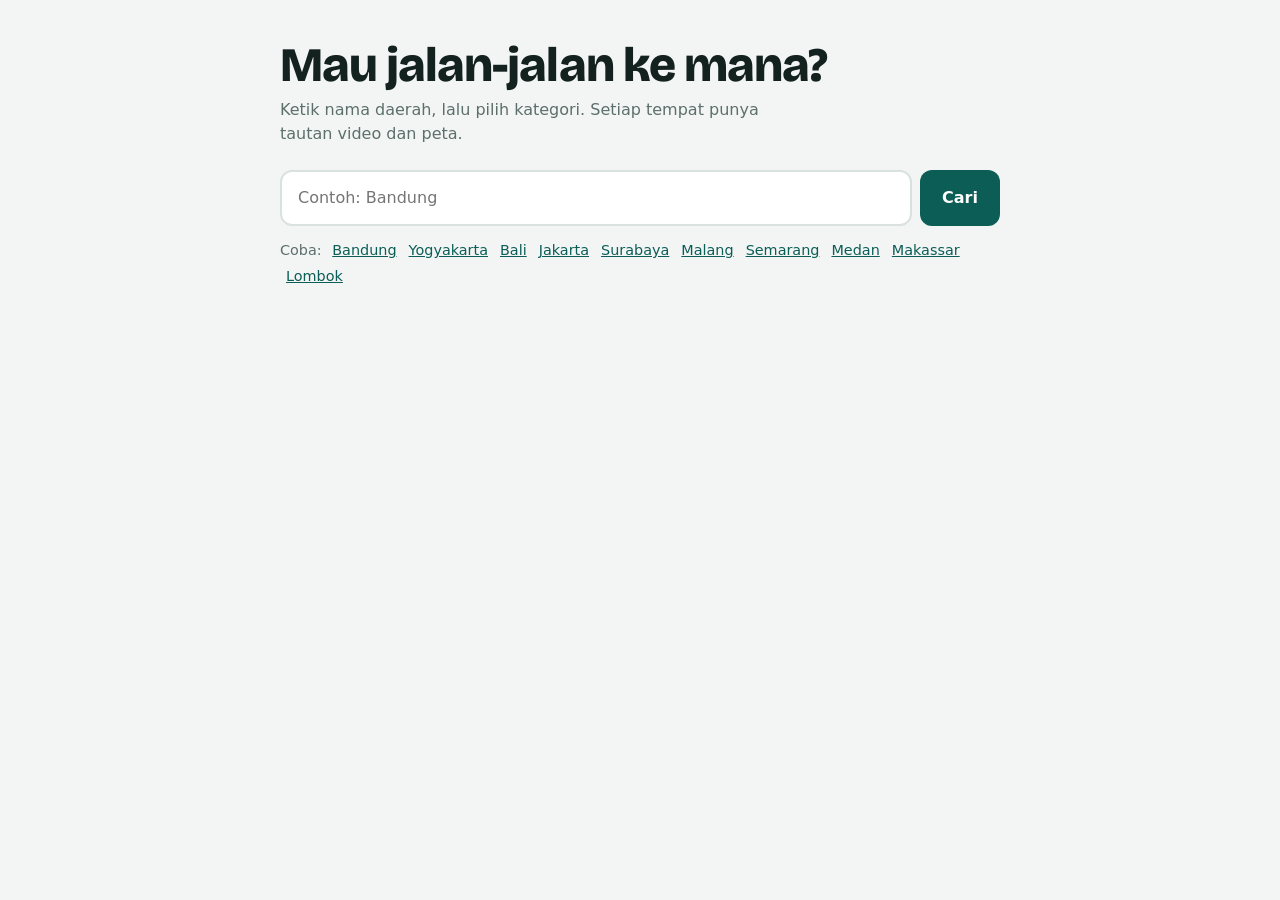
<file: Jelajah Lokal_ Rekomendasi Tempat per Daerah.html>
<!DOCTYPE html>
<html lang="id">
<head>
<meta charset="utf-8">
<meta name="viewport" content="width=device-width, initial-scale=1, viewport-fit=cover">
<title>Jelajah Lokal: Rekomendasi Tempat per Daerah</title>
<link rel="stylesheet" href="https://fonts.googleapis.com/css2?family=Bricolage+Grotesque:wght@600;800&display=swap">
<style>
:root{--bg:#f2f5f4;--fg:#13221f;--mut:#5d6f6b;--card:#fff;--line:#d9e2df;--ac:#0b5d56;--acfg:#fff;
--c-wisata:#2e7d4f;--c-kopi:#9a5b1f;--c-makan:#c23a32;--c-nongkrong:#6a4fc2;--c-oleh:#a3307f;--c-jajan:#0a7396;
box-sizing:border-box;padding-top:env(safe-area-inset-top,0px);padding-bottom:env(safe-area-inset-bottom,0px)}
@media (prefers-color-scheme:dark){:root:not([data-theme="light"]){--bg:#0f1816;--fg:#e6efed;--mut:#98ada8;--card:#17231f;--line:#2a3b36;--ac:#4fd1c0;--acfg:#06231f;
--c-wisata:#58c487;--c-kopi:#e0a064;--c-makan:#f0736b;--c-nongkrong:#a592f0;--c-oleh:#f08acb;--c-jajan:#5fc3e8;color-scheme:dark}}
:root[data-theme="dark"]{--bg:#0f1816;--fg:#e6efed;--mut:#98ada8;--card:#17231f;--line:#2a3b36;--ac:#4fd1c0;--acfg:#06231f;
--c-wisata:#58c487;--c-kopi:#e0a064;--c-makan:#f0736b;--c-nongkrong:#a592f0;--c-oleh:#f08acb;--c-jajan:#5fc3e8;color-scheme:dark}
html{scroll-padding-top:env(safe-area-inset-top,0px)}
*{box-sizing:border-box}
body{margin:0;background:var(--bg);color:var(--fg);font:16px/1.5 system-ui,-apple-system,"Segoe UI",Roboto,sans-serif}
main{max-width:760px;margin:0 auto;padding:40px 20px 64px}
h1{font:800 clamp(2rem,6vw,3rem)/1.05 "Bricolage Grotesque",system-ui,sans-serif;margin:0 0 8px;letter-spacing:-.02em}
.sub{color:var(--mut);margin:0 0 24px;max-width:52ch}
.search{display:flex;gap:8px}
input{flex:1;min-width:0;font:inherit;padding:14px 16px;border:2px solid var(--line);border-radius:12px;background:var(--card);color:var(--fg)}
input:focus-visible,button:focus-visible,a:focus-visible{outline:3px solid var(--ac);outline-offset:2px}
.go{font:inherit;font-weight:600;padding:0 22px;border:0;border-radius:12px;background:var(--ac);color:var(--acfg);cursor:pointer}
.try{margin:12px 0 0;color:var(--mut);font-size:.9rem}
.try button{font:inherit;color:var(--ac);background:none;border:0;padding:2px 6px;cursor:pointer;text-decoration:underline}
.chips{display:flex;flex-wrap:wrap;gap:8px;margin:28px 0 8px}
.chip{font:inherit;font-size:.92rem;padding:7px 14px;border:1.5px solid var(--line);border-radius:999px;background:transparent;color:var(--fg);cursor:pointer}
.chip[aria-pressed="true"]{background:var(--fg);color:var(--bg);border-color:var(--fg)}
.note{background:var(--card);border:1px dashed var(--line);border-radius:12px;padding:12px 16px;color:var(--mut);font-size:.92rem;margin:16px 0}
h2{font:600 1.15rem "Bricolage Grotesque",system-ui,sans-serif;margin:24px 0 4px}
.item{display:grid;grid-template-columns:6px 1fr;gap:16px;background:var(--card);border:1px solid var(--line);border-radius:12px;padding:16px 16px 16px 0;margin-top:12px;overflow:hidden}
.bar{background:var(--k);margin:-16px 0 -16px 0}
.item h3{margin:0;font-size:1.05rem}
.tag{display:inline-block;font-size:.8rem;font-weight:600;color:var(--k);margin-bottom:2px}
.hot{font-size:.75rem;font-weight:600;color:var(--k);border:1.5px solid var(--k);border-radius:999px;padding:0 8px;margin-left:8px}
.item p{margin:4px 0 12px;color:var(--mut);font-size:.95rem}
.links{display:flex;flex-wrap:wrap;gap:8px}
.links a{font-size:.88rem;font-weight:600;text-decoration:none;padding:7px 12px;border-radius:8px;border:1.5px solid var(--line);color:var(--fg)}
.links a.v{background:var(--k);border-color:var(--k);color:#fff}
.empty{color:var(--mut);padding:24px 0}
@media (max-width:480px){.go{padding:0 16px}}
</style>
</head>
<body>
<main>
  <h1>Mau jalan-jalan ke mana?</h1>
  <p class="sub">Ketik nama daerah, lalu pilih kategori. Setiap tempat punya tautan video dan peta.</p>
  <div class="search">
    <input id="q" type="search" placeholder="Contoh: Bandung" aria-label="Nama daerah" autocomplete="off" list="kota">
    <datalist id="kota"></datalist>
    <button class="go" id="go">Cari</button>
  </div>
  <p class="try" id="try"></p>
  <div id="out"></div>
</main>
<script>
const CATS={wisata:"Wisata",kopi:"Tempat kopi",makan:"Tempat makan",nongkrong:"Tempat nongkrong",oleh:"Oleh-oleh",jajan:"Jajanan"};
const DATA={
Bandung:{
 wisata:[["Tangkuban Parahu","Gunung berapi dengan kawah yang bisa dilihat dari dekat di Lembang."],["Kawah Putih","Danau kawah berwarna hijau toska di dataran tinggi Ciwidey."],['Gedung Sate','Gedung pemerintahan ikonis dengan ornamen di puncak menyerupai tusuk sate.'],['Museum Geologi','Museum dengan koleksi fosil, batuan, dan sejarah kebumian Indonesia.'],['Farmhouse Lembang','Taman bergaya Eropa dengan spot foto dan peternakan kecil di Lembang.']],
 kopi:[["Warung Kopi Purnama","Kedai kopi lama dengan suasana sederhana dan kopi tubruk khas."],["Kopi Aroma","Penyangrai kopi legendaris di pusat kota, terkenal dengan aroma sangrainya."]],
 makan:[["Batagor Kingsley","Batagor goreng renyah dengan bumbu kacang, oleh-oleh wajib kuliner Bandung."],["Kupat Tahu Gempol","Kupat tahu dengan bumbu kacang, sarapan khas Bandung."]],
 nongkrong:[["Jalan Braga","Kawasan bangunan tua dengan kafe dan jalan kaki yang ramai di malam hari."],["Alun-Alun Bandung","Ruang terbuka dengan rumput sintetis di dekat Masjid Raya, cocok untuk santai."]],
 oleh:[['Kartika Sari','Toko oleh-oleh khas Bandung dengan bolu, roti, dan kue kering.'],['Amanda Brownies','Brownies kukus yang jadi oleh-oleh andalan dari Bandung.']],
 jajan:[['Bakso Cuanki Serayu','Bakso kuah dengan tahu dan siomay, jajanan hangat khas Bandung.'],['Cendol Elizabeth','Es cendol legendaris di Bandung.']]},
Yogyakarta:{
 wisata:[["Candi Prambanan","Kompleks candi Hindu abad ke-9 yang megah."],["Keraton Yogyakarta","Istana sultan yang masih berfungsi, dengan museum dan pertunjukan budaya."],['Taman Sari','Bekas taman istana dengan kolam pemandian dan lorong bawah tanah.'],['Candi Ratu Boko','Situs di atas bukit dengan gerbang megah dan pemandangan matahari terbenam.'],['Pantai Parangtritis','Pantai selatan berombak besar yang jadi tujuan akhir pekan warga Yogyakarta.']],
 kopi:[["Klinik Kopi","Kedai kopi spesialti dengan barista yang suka menjelaskan biji kopi."],["Kopi Klotok","Kopi dan masakan rumahan di tengah suasana desa dekat Pakem."]],
 makan:[["Gudeg Yu Djum","Gudeg manis khas Yogyakarta yang sudah puluhan tahun melegenda."],["Sate Klathak Pak Pong","Sate kambing bertusuk jeruji besi dengan bumbu garam."]],
 nongkrong:[["Malioboro","Jalan utama kota dengan pedagang kaki lima dan musisi jalanan."],["Alun-Alun Kidul","Tempat main sepeda lampu dan duduk lesehan di malam hari."]],
 oleh:[['Bakpia Pathok 25','Bakpia khas kampung Pathok dengan isi kacang hijau dan rasa lain.'],['Dagadu Djokdja','Kaos dan suvenir dengan plesetan khas Yogyakarta.']],
 jajan:[['Angkringan Lik Man','Angkringan dekat Stasiun Tugu dengan kopi joss dan nasi kucing.'],['Jadah Tempe Mbah Carik','Jajanan khas Kaliurang: jadah ketan dengan tempe bacem.']]},
Bali:{
 wisata:[["Tanah Lot","Pura di atas batu karang laut, terkenal untuk melihat matahari terbenam."],["Tegallalang Rice Terrace","Sawah terasering hijau di dekat Ubud."],['Pura Luhur Uluwatu','Pura di tebing tepi laut dengan pertunjukan tari kecak saat senja.'],['Ubud Monkey Forest','Hutan kecil berisi ratusan monyet dan pura-pura tua.'],['Pantai Kelingking','Tebing berbentuk dinosaurus di Nusa Penida, dicapai dengan kapal.']],
 kopi:[["Seniman Coffee","Kedai kopi di Ubud dengan konsep kopi lokal dan ruang kerja santai."],["Revolver Espresso","Kedai kopi populer di Seminyak yang tersembunyi di gang kecil."]],
 makan:[["Warung Babi Guling Ibu Oka","Babi guling khas Ubud yang sering jadi tujuan wisata kuliner."],["Warung Mak Beng","Sup ikan sederhana di Sanur yang sudah lama dikenal."]],
 nongkrong:[["Potato Head Beach Club","Klub pantai di Seminyak dengan musik, kolam, dan pemandangan sore."],["Pantai Seminyak","Pantai berpasir luas dengan deretan kafe di tepinya."]],
 oleh:[['Pusat Oleh-oleh Krisna','Toko oleh-oleh besar dengan kaos, camilan, dan kerajinan.'],['Joger','Toko kaos bertulisan jenaka, ikon oleh-oleh Bali.']],
 jajan:[['Pasar Malam Gianyar','Pasar malam dengan banyak jajanan dan makanan khas Bali.']]},
Jakarta:{
 wisata:[["Monas","Tugu nasional dengan museum dan pemandangan kota dari puncaknya."],["Kota Tua Jakarta","Kawasan bangunan kolonial dengan museum, sepeda ontel, dan kafe."],['Museum Nasional','Museum besar dengan koleksi arkeologi dan budaya dari seluruh Nusantara.'],['Masjid Istiqlal','Masjid terbesar di Asia Tenggara, bersebelahan dengan Katedral.'],['Taman Mini Indonesia Indah','Taman budaya dengan anjungan rumah adat dari berbagai provinsi.']],
 kopi:[["Kopi Tuku","Kopi susu gula aren yang menjadi pelopor kopi kekinian Jakarta."],["Anomali Coffee","Jaringan kedai kopi dengan biji kopi single origin dari berbagai daerah."]],
 makan:[["Gado-Gado Boplo","Gado-gado Betawi dengan bumbu kacang yang kental."],["Es Krim Ragusa","Es krim bergaya Italia klasik di Gambir, sudah ada sejak 1932."]],
 nongkrong:[["Pasar Santa","Pasar yang berubah jadi tempat kumpul anak muda dengan kedai kopi dan makanan."],["Blok M","Kawasan hiburan dan jajan yang ramai sejak lama."]],
 oleh:[['Pasar Baru','Kawasan belanja tua dengan toko kain, suvenir, dan kue.'],['Sarinah','Pusat belanja dengan kerajinan dan produk Indonesia di Jalan Thamrin.']],
 jajan:[['Es Teler 77','Es teler dan hidangan ringan dari jaringan kuliner yang dikenal di Jakarta.'],['Kerak Telor Kota Tua','Omelet beras ketan khas Betawi yang dijual di kawasan Kota Tua.']]},
Surabaya:{
 wisata:[['House of Sampoerna','Museum rokok di bangunan kolonial, dengan pemandangan dari lantai atas.'],['Jembatan Suroboyo','Jembatan pejalan kaki di pantai timur dengan pemandangan senja.'],['Tugu Pahlawan','Monumen perjuangan 10 November dan museum di sekitarnya.'],['Masjid Nasional Al-Akbar','Masjid berkubah besar dengan menara yang bisa didaki untuk melihat kota.'],['Monumen Kapal Selam','Kapal selam asli yang diubah jadi museum dan bisa dimasuki.'],['Kenjeran Park','Kawasan pantai dengan kelenteng dan taman rekreasi.']],
 makan:[['Rawon Setan','Rawon berkuah hitam pekat yang buka sampai larut malam.'],['Lontong Balap Pak Gendut','Lontong dengan tauge, tahu, dan lentho, hidangan khas Surabaya.']],
 nongkrong:[['Taman Bungkul','Taman kota tempat warga berolahraga dan berkumpul.'],['Jalan Tunjungan','Jalan bersejarah dengan bangunan tua dan kafe.']],
 oleh:[['Bhek','Toko oleh-oleh dengan camilan khas Jawa Timur.']],
 jajan:[['Zangrandi Ice Cream','Kedai es krim klasik yang sudah lama ada di Surabaya.']]},
Malang:{
 wisata:[['Museum Angkut','Museum transportasi dengan kendaraan dari berbagai zaman dan negara.'],['Kampung Warna-Warni Jodipan','Permukiman tepi sungai yang dicat warna-warni.'],['Jatim Park 2','Kompleks wisata keluarga dengan kebun binatang dan museum satwa di Batu.'],['Coban Rondo','Air terjun di lereng pegunungan, dikelilingi hutan pinus dan taman.'],['Selecta','Taman rekreasi sejuk di Batu dengan kebun bunga dan kolam renang.']],
 makan:[['Bakso President','Bakso kuah yang terkenal di Malang.'],['Rawon Nguling','Rawon berkuah hitam khas dari Malang.']],
 nongkrong:[['Alun-Alun Tugu','Alun-alun dengan air mancur dan balai kota di sekitarnya.'],['Jalan Ijen','Boulevard berpohon dengan rumah-rumah kolonial.']],
 oleh:[['Keripik Tempe Sanan','Sentra keripik tempe dan camilan di Kampung Sanan.'],['Malang Strudel','Kue strudel apel khas Malang.']],
 jajan:[['Toko Oen Malang','Kedai es krim dan kue bergaya kolonial yang sudah lama berdiri.']]},
Semarang:{
 wisata:[['Lawang Sewu','Bekas kantor kereta api kolonial dengan ratusan pintu dan jendela.'],['Kota Lama Semarang','Kawasan bangunan Eropa dengan Gereja Blenduk di tengahnya.'],['Sam Poo Kong','Kelenteng besar yang terkait dengan Laksamana Cheng Ho.'],['Masjid Agung Jawa Tengah','Masjid dengan payung raksasa di halaman dan menara pandang.'],['Brown Canyon','Tebing kapur bekas galian dengan pemandangan mirip ngarai.']],
 makan:[['Lumpia Gang Lombok','Lumpia khas Semarang di kawasan Pecinan.'],['Soto Bangkong','Soto ayam dengan sate-satean di perempatan Bangkong.']],
 nongkrong:[['Simpang Lima','Lapangan kota yang ramai dengan jajanan setiap malam.'],['Pasar Semawis','Pasar malam di Pecinan dengan kuliner dan suasana lampion.']],
 oleh:[['Bandeng Juwana Erlina','Bandeng presto tanpa duri, oleh-oleh khas Semarang.'],['Wingko Babat Cap Kereta Api','Kue kelapa panggang khas Semarang.']],
 jajan:[['Toko Oen Semarang','Kedai es krim dan kue bergaya kolonial di Jalan Pemuda.']]},
Medan:{
 wisata:[['Istana Maimun','Istana Kesultanan Deli dengan arsitektur Melayu, Eropa, dan India.'],['Masjid Raya Al Mashun','Masjid megah berusia lebih dari seabad di pusat kota.'],['Tjong A Fie Mansion','Rumah bersejarah milik saudagar Tionghoa yang kini jadi museum.'],['Gereja Annai Velankanni','Gereja bergaya India yang unik di tengah kota.'],['Bukit Lawang','Pintu masuk hutan Gunung Leuser untuk melihat orangutan, sekitar tiga jam dari Medan.']],
 kopi:[['Kedai Kopi Phoenam','Kopitiam khas Medan yang populer untuk sarapan dan kopi.']],
 makan:[['Soto Sinar Pagi','Soto Medan berkuah gurih dengan isi daging atau ayam.']],
 nongkrong:[['Merdeka Walk','Pusat jajan dan hiburan terbuka di depan Lapangan Merdeka.'],['Kesawan','Jalan tua dengan bangunan kolonial dan kafe.']],
 oleh:[['Bika Ambon Zulaikha','Bika ambon yang kenyal, oleh-oleh paling dikenal dari Medan.'],['Bolu Meranti','Bolu gulung dengan banyak rasa, selalu ramai pembeli.']],
 jajan:[['Durian Ucok','Durian dan olahan durian seperti pancake yang terkenal di Medan.']]},
Makassar:{
 wisata:[['Fort Rotterdam','Benteng peninggalan Kerajaan Gowa yang kemudian dipakai Belanda.'],['Rammang-Rammang','Hutan batu kapur dan sungai di Maros, sekitar sejam dari Makassar.'],['Pulau Samalona','Pulau kecil dengan pasir putih dan snorkeling, dicapai dengan kapal.'],['Taman Wisata Bantimurung','Air terjun dan penangkaran kupu-kupu di Maros.'],['Masjid 99 Kubah','Masjid berkubah banyak di tepi laut kawasan CPI.']],
 makan:[['Coto Nusantara','Coto Makassar berkuah kental, dimakan dengan ketupat.'],['Konro Karebosi','Sup iga dan konro bakar khas Makassar.']],
 nongkrong:[['Pantai Losari','Anjungan tepi laut yang ramai saat senja.'],['CPI Makassar','Kawasan tepi laut hasil reklamasi untuk bersantai.']],
 oleh:[['Jalan Somba Opu','Deretan toko suvenir, kain sutra, dan makanan khas.']],
 jajan:[['Pisang Epe Pantai Losari','Pisang bakar pipih dengan saus gula merah di tepi Losari.']]},
Lombok:{
 wisata:[['Gili Trawangan','Pulau kecil tanpa kendaraan bermotor, populer untuk snorkeling.'],['Pantai Kuta Mandalika','Pantai berpasir lembut di selatan Lombok.'],['Air Terjun Sendang Gile','Air terjun di kaki Gunung Rinjani.'],['Gunung Rinjani','Gunung berapi tertinggi kedua di Indonesia, favorit para pendaki.'],['Desa Sade','Desa adat suku Sasak dengan rumah tradisional dan tenun.'],['Pantai Pink','Pantai berpasir kemerahan di Lombok Timur.']],
 makan:[['Ayam Taliwang Irama','Ayam bakar pedas khas Lombok.'],['Sate Rembiga','Sate sapi berbumbu manis pedas dari Rembiga, Mataram.']],
 nongkrong:[['Pantai Senggigi','Pantai dengan kafe dan restoran untuk menikmati senja.']],
 oleh:[['Desa Sukarara','Desa penenun songket dan kain tradisional Sasak.']]}
};
const H=(n,d)=>[n,d,"",1];
const EXTRA={
Bandung:{
 kopi:[['Two Hands Full Coffee','Salah satu pelopor kopi spesialti di Bandung.'],H('Sudut Pandang Coffee','Kopi dengan pemandangan kota dari ketinggian, enak untuk sore hingga malam.'),H('Bahagia Kopi','Kedai kopi yang sedang hits di kalangan anak muda Bandung.'),H('Kopi Tahura Djuanda','Kedai kopi dekat Taman Hutan Raya Djuanda yang dikenal dari media sosial.')],
 nongkrong:[H('Kafe D’Pakar','Kafe di dataran tinggi Dago dengan panorama dan udara sejuk.'),H('Tjarani Cafe','Kafe bernuansa pastel dengan banyak sudut foto.')]},
Yogyakarta:{
 kopi:[H('Kedai Terang Bintang','Kedai di lantai 2 Pasar Kranggan dengan kopi butter yang viral di TikTok.'),H('COSAN Coffee Shop','Kopi susu yang digemari anak muda Jogja, dekat Tugu.'),H('Kebon Ndalem Coffee & Eatery','Kafe kopi dan makanan di kawasan Tugu Jogja.')],
 nongkrong:[H('Kawasan Tugu Jogja','Area dengan banyak kafe dan kuliner yang sering muncul di TikTok.'),H('Bento Kopi','Kedai kopi dengan belasan cabang di DIY, ramai untuk nongkrong dan mengerjakan tugas.')]},
Bali:{
 kopi:[['Expat. Roasters','Kedai kopi spesialti populer di Seminyak dan Canggu.']],
 nongkrong:[['Crate Cafe','Kafe sarapan di Canggu yang selalu ramai.'],['The Lawn Canggu','Beach club santai di Canggu dengan suasana tepi pantai.']]},
Jakarta:{
 kopi:[['Filosofi Kopi','Kedai kopi ikonik yang terinspirasi novel dan film berjudul sama.'],H('Again Coffee Sound','Kedai kopi di Jalan Melawai, Blok M, dengan menu butter tteok yang lagi viral.'),H('Kopi Tikum','Kedai kopi bergaya industrial yang jadi favorit di Senopati.')],
 nongkrong:[H('Kemang','Kawasan kafe dan restoran Jakarta Selatan yang lama jadi tongkrongan anak muda.'),H('Warkop Bulungan','Warung kopi yang masuk daftar warkop hits untuk nongkrong.')]},
Surabaya:{
 kopi:[['Völks Coffee','Kedai kopi yang sudah lama dikenal di Darmo, dengan espresso dan seduh manual.'],H('Monopole Coffee Lab','Kedai kopi populer di Surabaya yang buka 24 jam.'),H('Historica Coffee & Pastry','Kafe kopi dan pastri di Jalan Sumatera, Gubeng, sejak 2014.'),H('Tropikal Coffee','Kafe yang sering masuk daftar kafe viral di Surabaya.')],
 nongkrong:[H('Orpheus Listening Bar','Tempat menikmati musik sambil nongkrong, masuk daftar spot hits Surabaya.'),H('Yoi Kona','Kedai kopi dan tongkrongan yang sering direkomendasikan anak muda Surabaya.')]},
Malang:{
 kopi:[H('Sejenak Coffee','Kedai kopi tenang dan nyaman yang sering direkomendasikan di Malang.'),H('Tilik Kawan','Kedai kopi untuk nongkrong atau kerja, buka sampai tengah malam.'),H('KON.CO Coffee & Garden','Kafe taman di Sentra Kopi Sudimoro, Mojolangu, cocok untuk nongkrong bareng teman.'),H('Legi Pait','Warung kopi hits di Jalan Pattimura, dekat Stasiun Malang Kotabaru.')],
 nongkrong:[H('Andhap Asor','Kafe tepi sungai yang viral sebagai tempat berburu senja.'),H('Nogo Keling','Warkop tepi sungai di Tlogomas dengan suasana asri.')]},
Semarang:{
 kopi:[H('KOV Koffie','Kafe kopi 24 jam di Jalan Sultan Agung yang sedang hits.'),H('Kopi Susu Bu Lurah','Kedai kopi susu di kawasan Rinjani dengan area outdoor luas.'),H('Semasa Kopi','Kedai kopi bernuansa outdoor yang berawal dari Siranda, Semarang.')],
 nongkrong:[H('Spiegel Bar & Bistro','Bar dan bistro favorit di Kota Lama Semarang.'),H('Miles Cafe & Eatery','Kafe di Kota Lama yang populer untuk nongkrong anak muda.')]},
Medan:{
 kopi:[['Kedai Kopi Apek','Kedai kopi legendaris Medan yang mempertahankan rasa klasik.'],H('Sosmed Coffee House','Kafe dengan desain unik yang sering mengadakan acara.'),H('Thirty Three Coffee','Salah satu kedai kopi hits di Medan.')],
 nongkrong:[H('Tropical Rooftop','Kafe dengan area rooftop luas penuh tanaman.'),H('Unboss Coffee','Kafe dengan area outdoor luas dan rumah kaca, makin cantik saat malam.'),H('L’Tropico by Haban','Tempat nongkrong ala beach club Bali di Medan.')]},
Makassar:{
 kopi:[H('Kopiteori','Kedai kopi di Jalan Beruang, Mamajang, dengan sajian kopi yang sederhana.')],
 nongkrong:[H('La Buana Cafe & Resto','Kafe bernuansa alam di Jalan Urip Sumoharjo yang viral di media sosial.'),H('Zodiac Cafe','Tempat nongkrong anak muda dengan menu nasi, mi, hingga kopi.')]},
Lombok:{
 kopi:[H('Maktal Coffee Bar','Kedai kopi di Cakranegara dengan fokus pada kopi berkualitas dan suasana tenang.')],
 nongkrong:[H('Roemah Langko','Tempat nongkrong di Ampenan, Mataram, buka dari siang sampai malam.'),H('Kedai Panorama Pantai Tanjung Bias','Kedai dengan pemandangan pantai untuk melepas penat.')]}
};
Object.keys(EXTRA).forEach(k=>Object.keys(EXTRA[k]).forEach(c=>{DATA[k][c]=(DATA[k][c]||[]).concat(EXTRA[k][c])}));
const R=(n,d)=>[n,d,"",2];
const MORE={
Bandung:{
 wisata:[['Saung Angklung Udjo','Pertunjukan angklung dan budaya Sunda yang ramah untuk wisatawan.'],['Museum Konferensi Asia Afrika','Museum sejarah konferensi tahun 1955 di Jalan Asia Afrika.'],['Floating Market Lembang','Wisata kuliner apung dengan taman dan wahana di Lembang.'],['Dusun Bambu','Wisata alam bernuansa pedesaan Sunda dengan restoran dan taman.'],['Orchid Forest Cikole','Hutan pinus dengan jembatan gantung dan taman anggrek di Lembang.'],['Taman Hutan Raya Djuanda','Hutan kota di Dago Pakar untuk jalan santai, dengan gua peninggalan masa lalu.']],
 kopi:[R('Makmur Jaya Coffee Roasters','Kedai kopi yang pengunjungnya sering antre demi es kopi susu gula aren yang creamy.'),R('One Eighty Coffee','Kedai kopi dekat Gedung Sate dan Lapangan Gasibu yang selalu ramai.'),['Kopi Cantel','Kedai es kopi susu yang masuk daftar kopi susu favorit di Bandung.'],['Mimiti Coffee','Kedai kopi di Jalan Ciliwung, Cihapit, dengan rating tinggi di aplikasi pesan antar.'],['Toko Kopi Lajeng','Kedai kopi yang sering direkomendasikan di Bandung.'],['Daily Routine Coffee','Kedai kopi di kawasan Dago yang sering direkomendasikan.'],['Opi Uchi','Kedai kopi rekomendasi pengguna di Bandung; cek video dan peta untuk detail lokasinya.']],
 makan:[R('Pandan Wangi','Restoran Sunda yang selalu antre, terutama akhir pekan dan musim liburan.'),R('Bubur Ayam Alkateri','Bubur ayam gurih berkaldu yang ramai saat sarapan.'),R('Bakso Bintang Asia','Bakso berkuah kaldu yang masuk daftar tempat makan viral di Bandung.'),R('Warung Nasi Ma Eha','Warung masakan Sunda rumahan yang selalu ramai pelanggan.'),R('Sate Hadori','Warung sate legendaris sejak 1940-an yang masih ramai.'),H('Rumah Makan Wangi Seruni','Rumah makan hidangan rumahan yang ramai dibicarakan sebagai tempat makan viral 2026.')],
 jajan:[R('Bien Patisserie','Toko pastri di dalam Pasar Cihapit yang antre sejak pagi.')]},
Yogyakarta:{
 makan:[R('Bakmi Jawa Pak Pele','Bakmi Jawa dekat Alun-Alun Utara yang ramai terutama malam hari.'),R('Warung Brongkos Handayani','Brongkos, hidangan khas Jogja mirip rawon, yang jarang sepi.'),R('Sate Ratu','Sate di Condongcatur yang antreannya mengular saat jam makan malam dan akhir pekan.'),R('SGPC Bu Wiryo','Nasi pecel yang ramai saat sarapan dan makan siang.'),['Oseng Mercon Bu Narti','Oseng mercon pedas di sekitar Malioboro.'],['Ayam Bakar Artomoro','Ayam bakar yang viral sekaligus terbilang legendaris di Jogja.']],
 jajan:[R('Dimsum Seribuan ALKID','Street food viral di Alun-Alun Kidul dengan dimsum seribuan yang antre panjang.')]},
Surabaya:{
 makan:[R('Rawon Kalkulator','Rawon yang masuk daftar hidden gem Surabaya yang tak pernah sepi.'),R('Depot Bu Rudy','Terkenal dengan sambalnya, menu andalan nasi udang sambal dan ayam goreng sambal.'),R('Sego Sambel Mak Yeye','Warung nasi sambal yang viral karena selalu ramai.'),R('Sate Klopo Ondomohen Bu Asih','Sate kelapa legendaris yang ramai terutama malam hari.'),R('Nasi Goreng Jancuk','Nasi goreng porsi jumbo yang ramai di malam hari.'),H('Bakso Bal Balan','Bakso yang disebut sebagai kuliner viral di Surabaya.')],
 nongkrong:[['G Walk Citraland','Kawasan jajan malam di Citraland yang ramai.'],['Pasar Atom','Pasar dan food court yang ramai, populer untuk jajan.']]},
Jakarta:{
 makan:[R('Nasi Goreng Kambing Kebon Sirih','Nasi goreng kambing legendaris, ikon kuliner malam Jakarta.'),R('Soto Betawi H. Ma’ruf','Soto Betawi legendaris di sekitar Monas.'),R('Gohyong Cikini','Gohyong viral yang selalu antre panjang.'),R('Opor Susu Legendaris','Opor ayam berkuah susu di Cikini dan Tebet yang antreannya lama.'),R('Ketoprak Marotop','Ketoprak viral di Tanjung Duren dengan bumbu kacang gurih.'),R('Bakso Rusuk Samanhudi','Bakso ikonik yang ramai saat makan siang dan malam.'),['Gado-Gado Bonbin','Gado-gado legendaris sejak 1960 di Jakarta Pusat.']],
 jajan:[H('Little Salt Bread','Roti garam viral yang ramai di Blok M dan Glodok.'),H('Thankyou Tangyuan','Dessert viral di kawasan Glodok.'),R('Ketan Susu Kemayoran','Ketan susu bakar yang ramai terutama malam hari.'),['Roti Bakar Edi','Roti bakar ikon kuliner malam Jakarta dengan banyak cabang.']]},
Bali:{
 makan:[R('Warung Mami','Warung ikan bakar legendaris di Jimbaran dengan antrean panjang.'),['Warung Betutu Liku','Warung ayam betutu legendaris di Ubud sejak 1986.'],H('Bakso Gepeng AA','Lapak bakso di Denpasar yang viral karena antreannya mengular.')]},
Malang:{
 makan:[H('Sego Sambel Cak Uut','Nasi sambal viral dengan lauk jumbo, antreannya bisa sangat panjang.'),R('Pecel Kawi','Nasi pecel legendaris yang ramai saat sarapan dan makan siang.'),['Depot Hok Lay','Depot klasik dengan steak, lumpia, dan sop buntut di Jalan Basuki Rahmat.'],['Bakso Kota Cak Man','Bakso dengan banyak varian, berdiri sejak 1980.'],['Warung Sate Gebug','Sate gebug legendaris di Malang.']],
 jajan:[['Ronde Titoni','Kedai ronde dengan wedang jahe sejak 1948.'],R('Pos Ketan Legenda','Ketan dengan topping keju atau durian di Batu, buka sampai larut malam.')]},
Semarang:{
 makan:[R('Tahu Gimbal Pak Edi','Tahu gimbal yang termasuk kuliner paling diburu di Semarang.'),R('Mie Kopyok Pak Dhuwur','Mie kopyok sejak 1970, kadang harus antre meja.'),R('Nasi Ayam Bu Wido','Nasi ayam legendaris yang ramai terutama malam hari.'),['Gulai Kambing Bustaman Pak Sabar','Gulai kambing tanpa santan yang legendaris di dekat Stasiun Tawang.'],['Nasi Koyor Kota Lama','Nasi koyor yang sudah ada sejak 1955.']]},
Medan:{
 makan:[R('Sate Memeng','Sate yang dijajakan sejak 1945 dan selalu ramai pembeli.'),R('tsuru tsuru','Kafe populer dengan chicken katsu don dan spaghetti yang selalu ramai.'),['Mie Aceh Titi Bobrok','Mie Aceh legendaris di Medan.'],['Mie Kangkung Belacan Ahai','Mie kangkung belacan legendaris sejak 1976.'],['Bakso Amat','Bakso legendaris di Medan sejak 1968.'],['Lontong Kak Lin','Tempat sarapan populer dengan porsi mengenyangkan.']]},
Makassar:{
 makan:[R('Mie Titi','Mi kering Makassar yang paling mudah ditemui karena banyak cabangnya.'),R('Mie Awa','Warung mi kering sederhana yang selalu ramai, siap antre untuk makan di tempat.'),['Pallubasa Serigala','Pallubasa di Jalan Serigala, Mamajang, yang ramai penggemar.']],
 nongkrong:[['The Beach Stones Cafe','Kafe tepi laut yang masuk daftar tempat makan dengan view laut di Makassar.']],
 jajan:[['Songkolo Bagadang Antang','Songkolo, jajanan khas Makassar yang bisa dipesan lewat aplikasi.']]},
Lombok:{
 makan:[['Nasi Balap Puyung Inaq Esun','Nasi balap khas Lombok yang jadi buruan wisatawan.'],['Soto Yugisah','Soto di Rembiga dengan berugak di halamannya.'],['Rumah Makan Masteng','Bebalung (sup tulang) dan sate berbahan daging kuda, ada sejak 1980-an.']]}
};
Object.keys(MORE).forEach(k=>Object.keys(MORE[k]).forEach(c=>{DATA[k][c]=(DATA[k][c]||[]).concat(MORE[k][c])}));
const ALIAS={jogja:"Yogyakarta",yogya:"Yogyakarta",jogjakarta:"Yogyakarta",ubud:"Bali",kuta:"Bali",seminyak:"Bali",denpasar:"Bali",dki:"Jakarta",sby:"Surabaya",batu:"Malang",smg:"Semarang","ujung pandang":"Makassar",mataram:"Lombok",senggigi:"Lombok",gili:"Lombok"};
const tt=q=>"https://www.tiktok.com/search?q="+encodeURIComponent(q);
const mp=q=>"https://www.google.com/maps/search/"+encodeURIComponent(q);
const esc=s=>String(s).replace(/[&<>"]/g,c=>({"&":"&amp;","<":"&lt;",">":"&gt;",'"':"&quot;"}[c]));
const $=id=>document.getElementById(id);
let region="",key=null,cat="semua";

$("kota").innerHTML=Object.keys(DATA).map(k=>'<option value="'+k+'">').join("");
$("try").innerHTML='Coba: '+Object.keys(DATA).map(k=>'<button data-k="'+k+'">'+k+'</button>').join("");

function find(q){
  const n=q.toLowerCase().trim();
  if(ALIAS[n])return ALIAS[n];
  return Object.keys(DATA).find(k=>k.toLowerCase()===n||k.toLowerCase().includes(n)||n.includes(k.toLowerCase()))||null;
}
function search(){
  const q=$("q").value.trim();
  if(!q)return;
  key=find(q);
  region=key||q.replace(/\b\w/g,c=>c.toUpperCase());
  cat="semua";
  render();
}
function items(){
  const list=[];
  Object.keys(CATS).forEach(c=>{
    if(cat!=="semua"&&cat!==c)return;
    if(key){
      (DATA[key][c]||[]).forEach(([n,d,v,h])=>list.push({c,n,d,h,v:v||tt(n+" "+key),m:mp(n+" "+key)}));
    }else{
      const l=CATS[c].toLowerCase();
      list.push({c,n:CATS[c]+" di "+region,d:"Belum ada data pilihan untuk daerah ini. Buka hasil pencarian video dan peta untuk melihat rekomendasi.",v:tt("rekomendasi "+l+" di "+region),m:mp(l+" di "+region)});
    }
  });
  return list;
}
function render(){
  const chips=[["semua","Semua"]].concat(Object.entries(CATS).filter(([k])=>!key||DATA[key][k])).map(([k,l])=>'<button class="chip" data-c="'+k+'" aria-pressed="'+(cat===k)+'">'+l+'</button>').join("");
  const note=key?'':'<div class="note">Data pilihan untuk <b>'+esc(region)+'</b> belum tersedia. Tautan di bawah membuka pencarian video dan peta untuk daerah itu.</div>';
  const cards=items().map(i=>'<div class="item" style="--k:var(--c-'+i.c+')"><div class="bar"></div><div><span class="tag">'+CATS[i.c]+'</span>'+(i.h?'<span class="hot">'+(i.h==2?'Selalu ramai':'Lagi hits')+'</span>':'')+'<h3>'+esc(i.n)+'</h3><p>'+esc(i.d)+'</p><div class="links"><a class="v" href="'+i.v+'" target="_blank" rel="noopener noreferrer">Tonton di TikTok</a><a href="'+i.m+'" target="_blank" rel="noopener noreferrer">Lihat di peta</a></div></div></div>').join("");
  $("out").innerHTML='<h2>Rekomendasi di '+esc(region)+'</h2><div class="chips">'+chips+'</div>'+note+cards;
}
$("go").onclick=search;
$("q").addEventListener("keydown",e=>{if(e.key==="Enter")search()});
$("try").addEventListener("click",e=>{const k=e.target.dataset.k;if(k){$("q").value=k;search()}});
$("out").addEventListener("click",e=>{const c=e.target.dataset.c;if(c){cat=c;render()}});
</script>
</body>
</html>
</file>
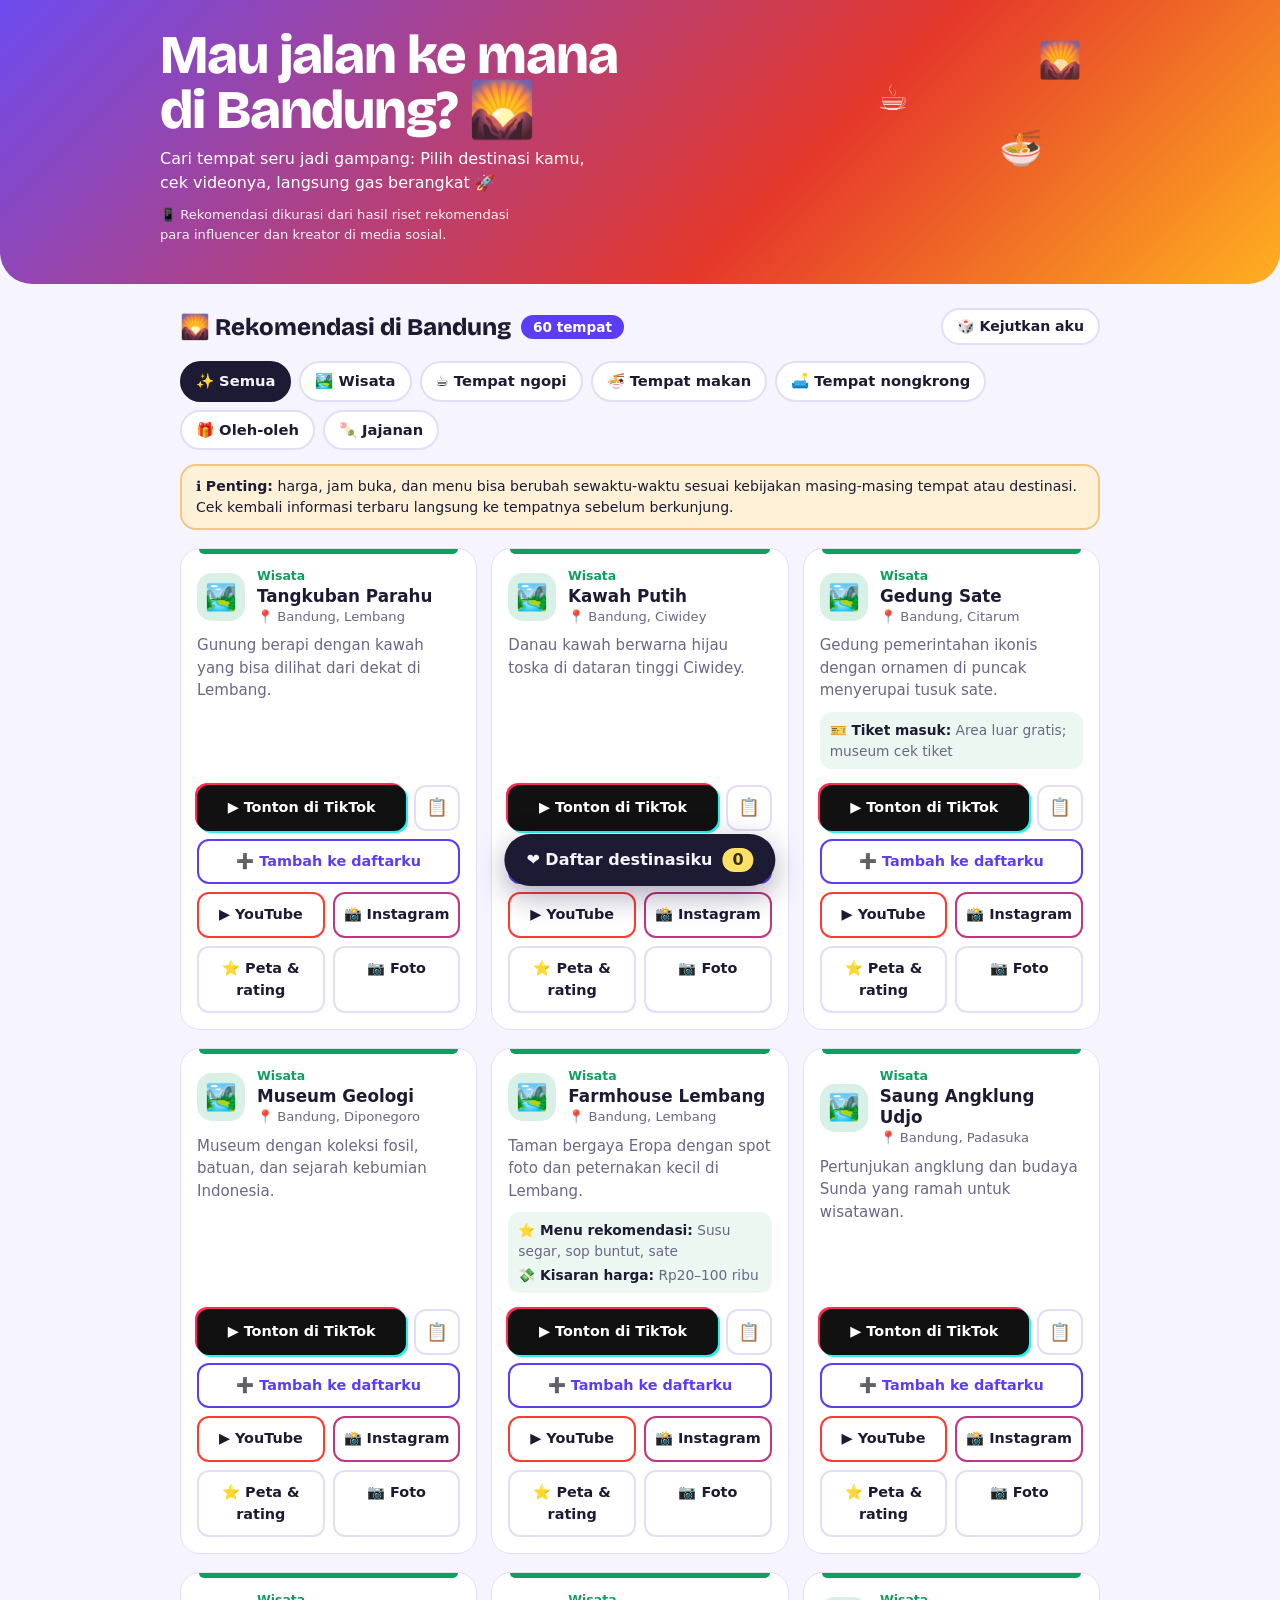
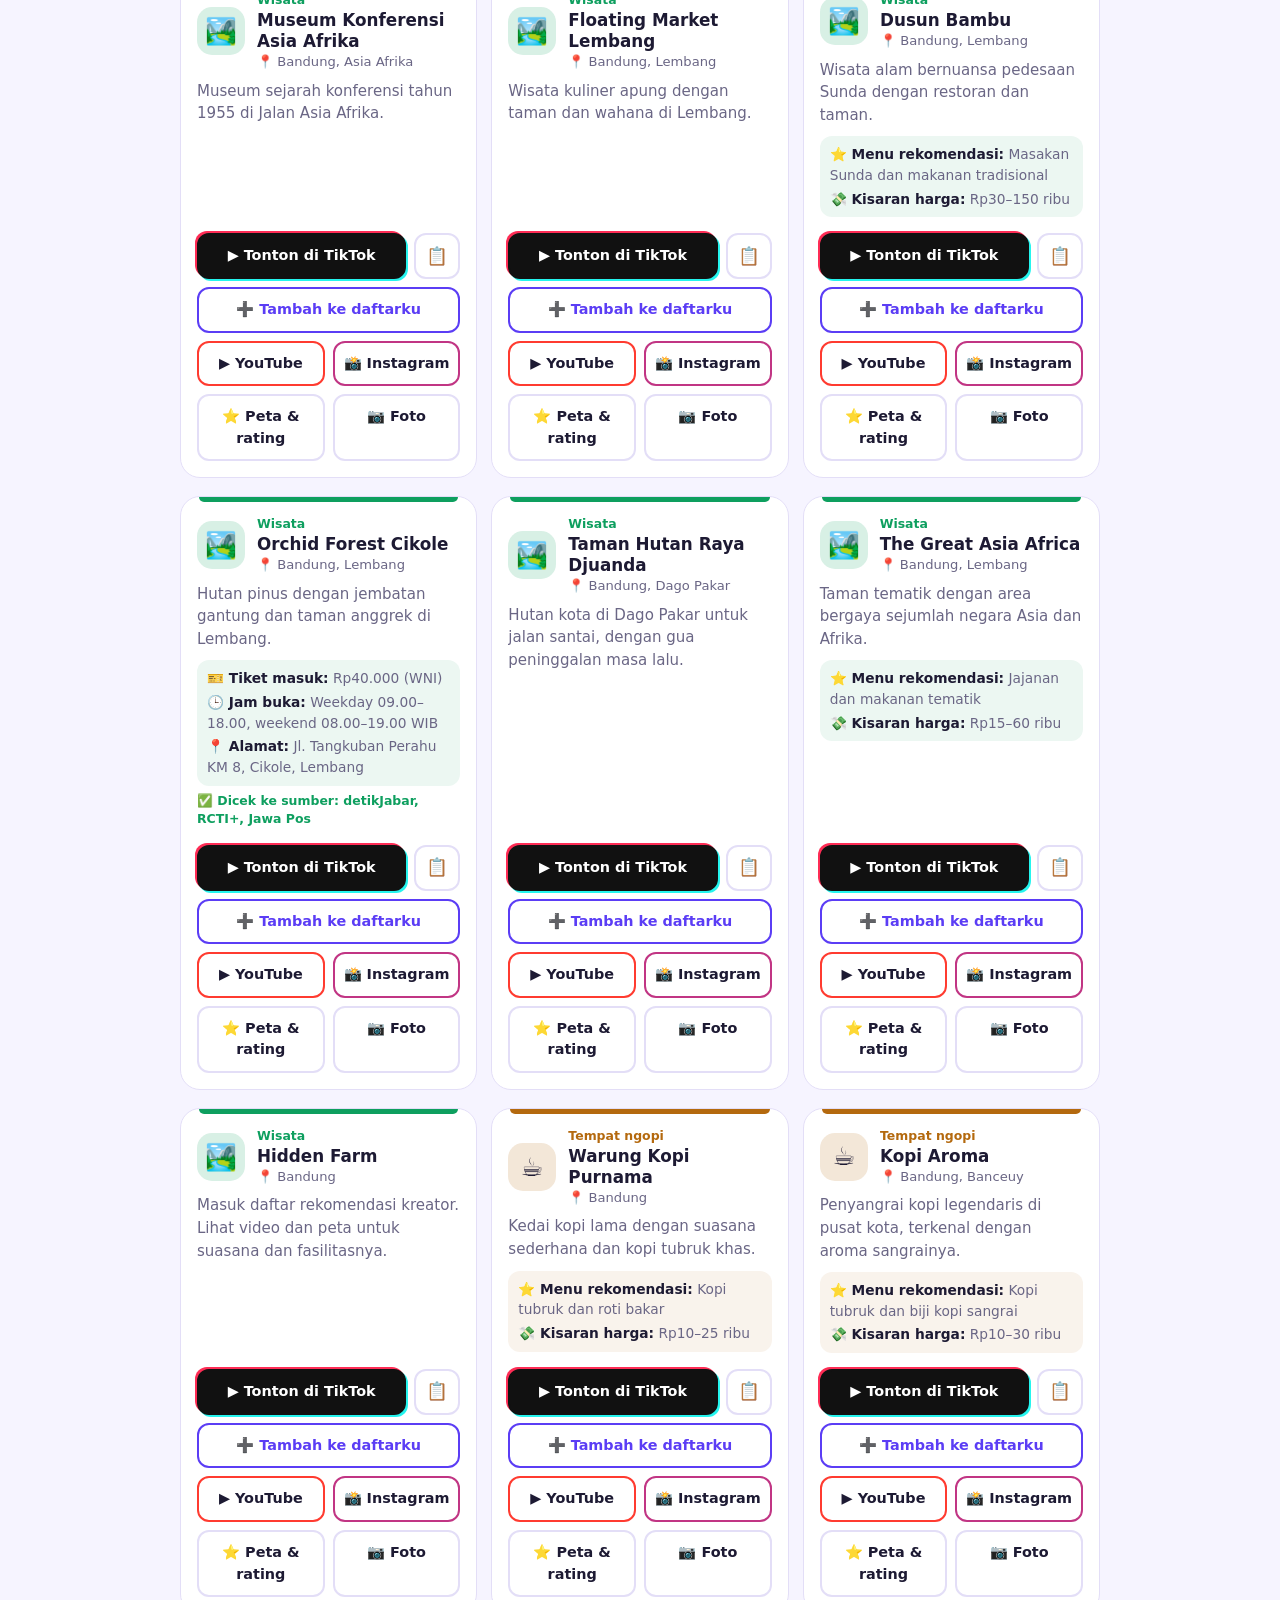
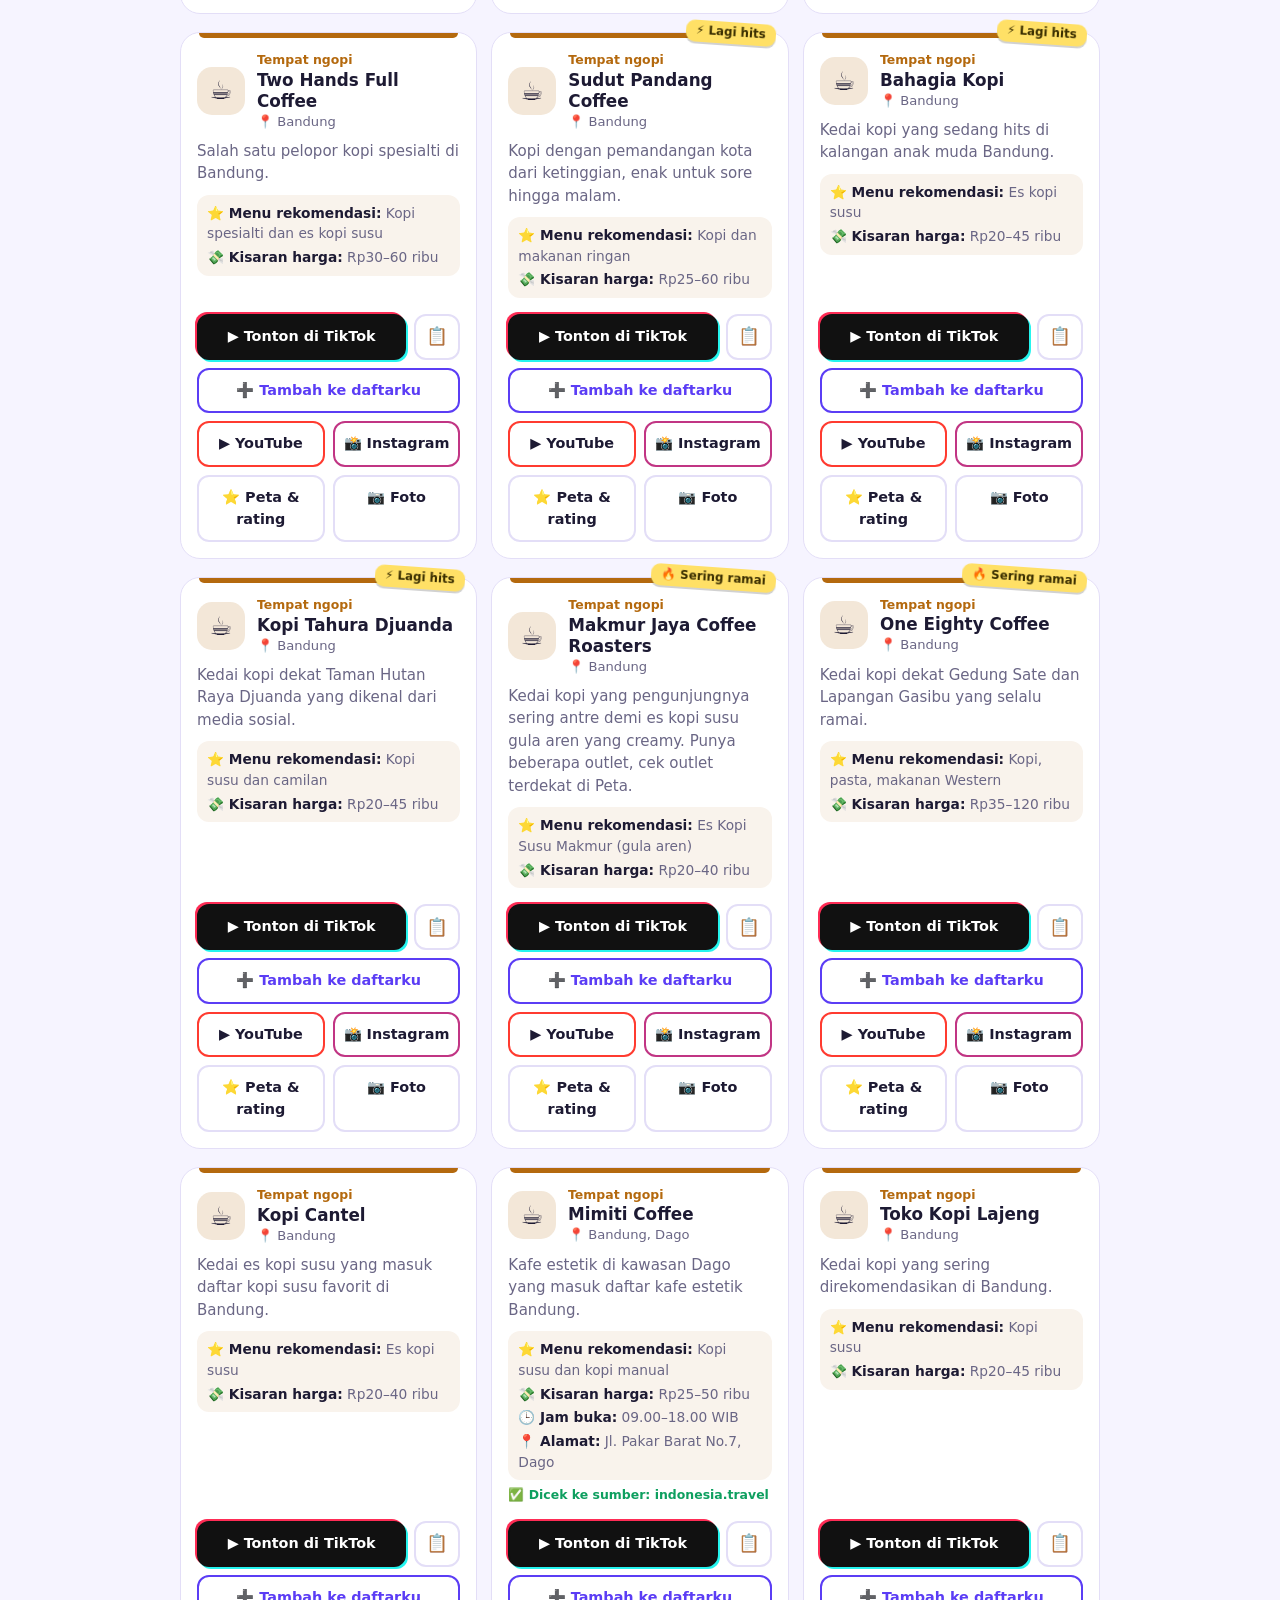
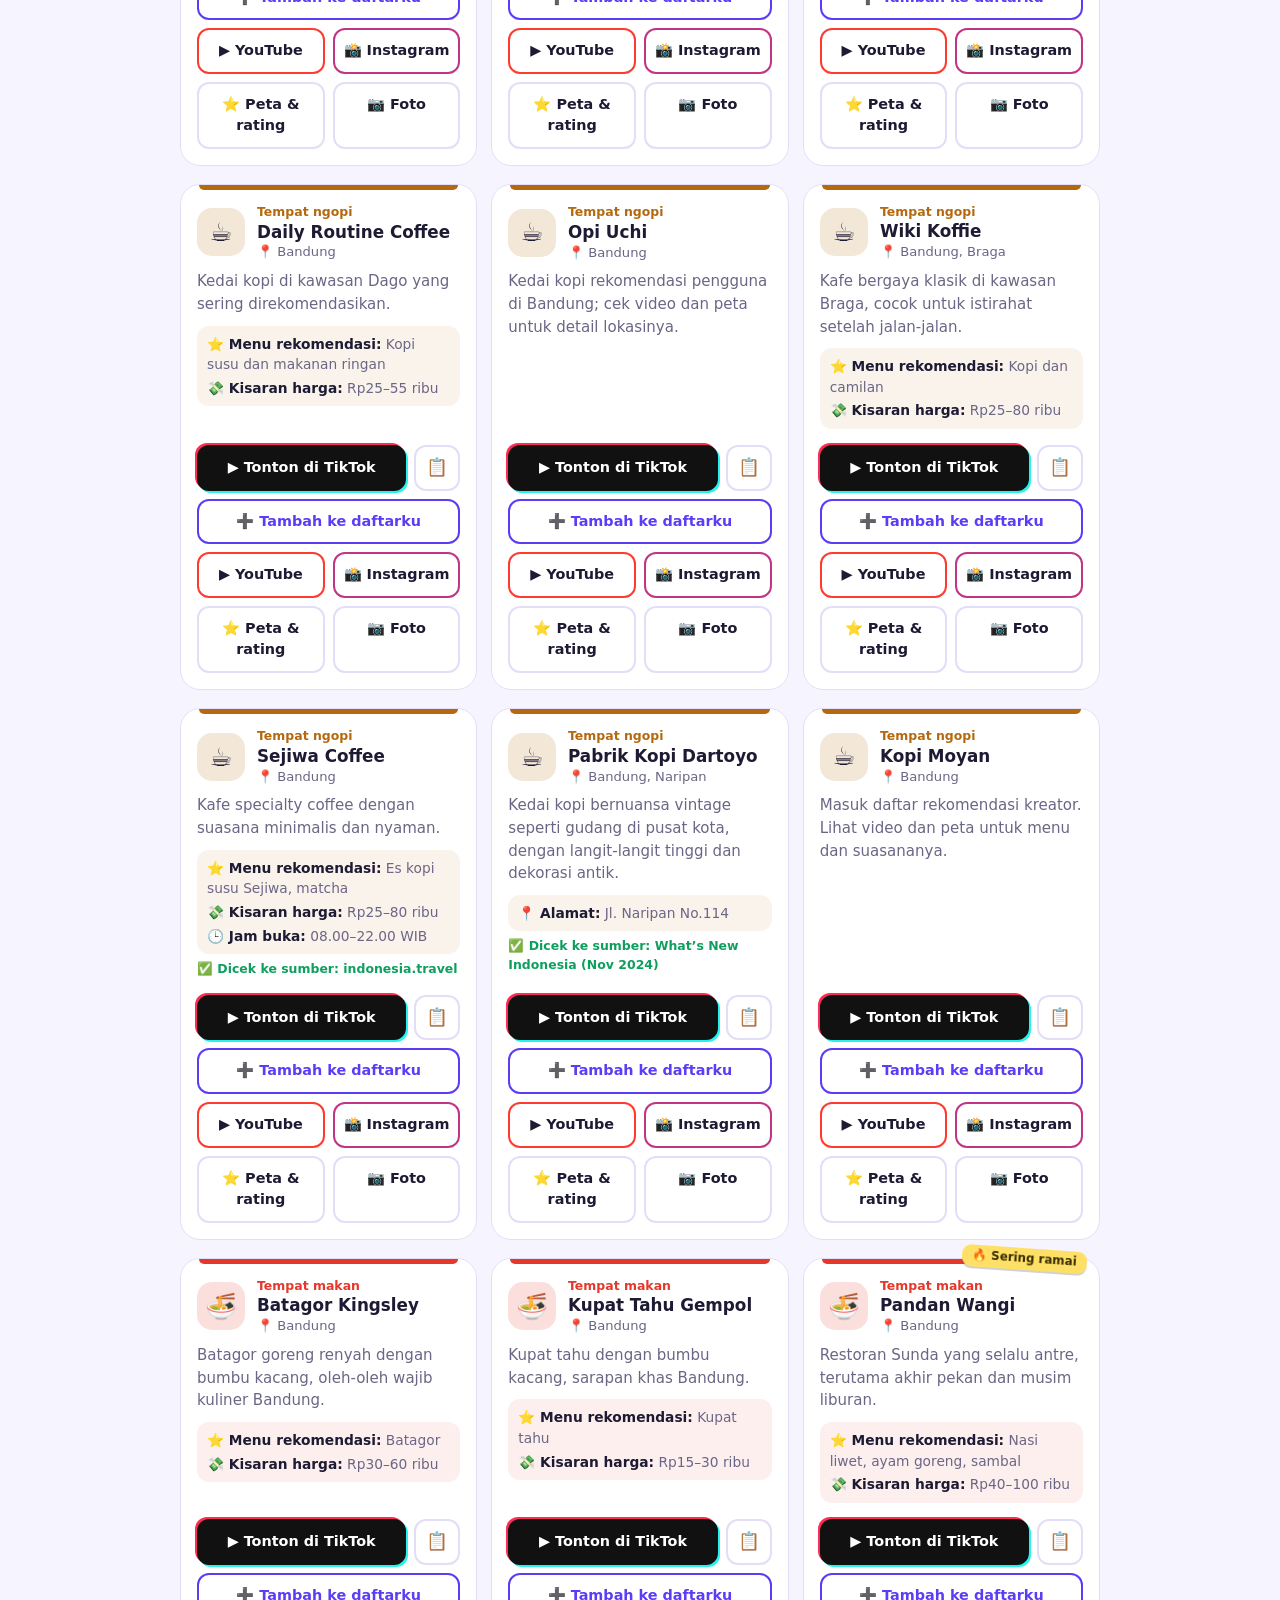
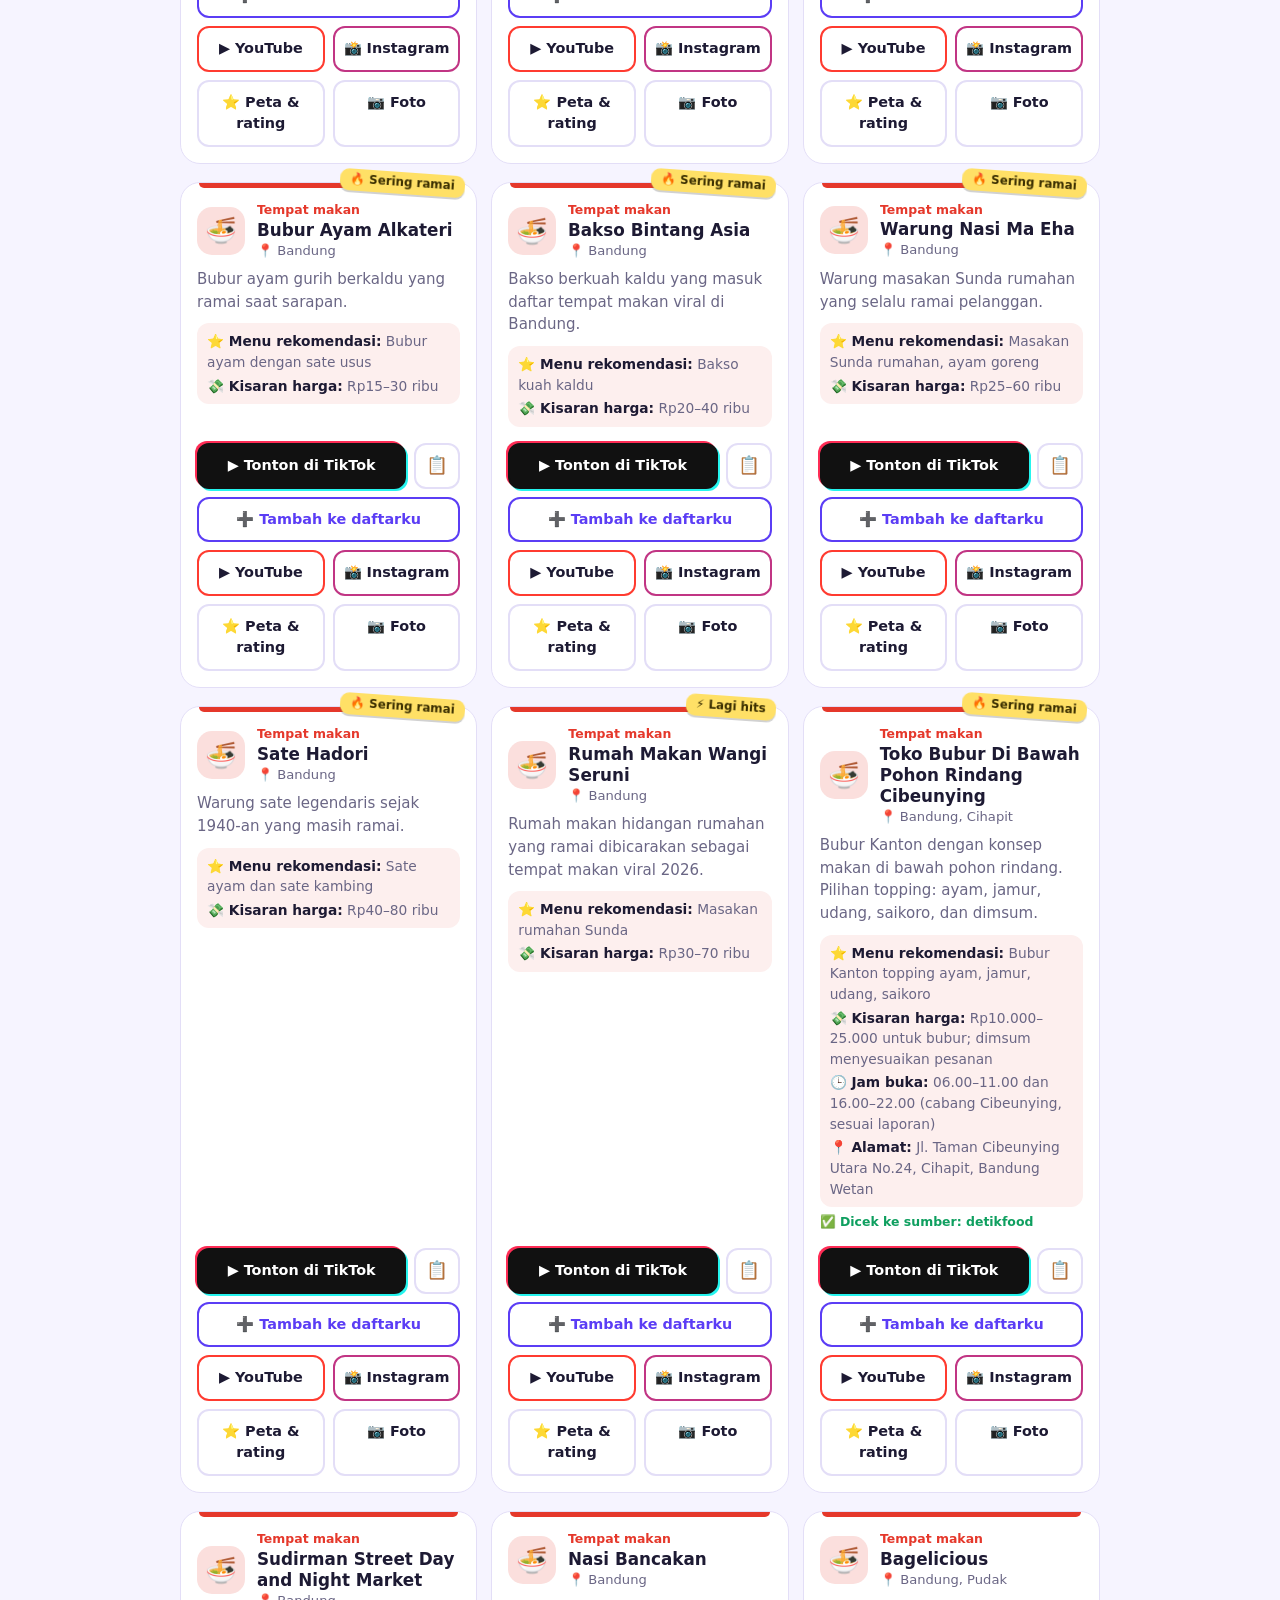
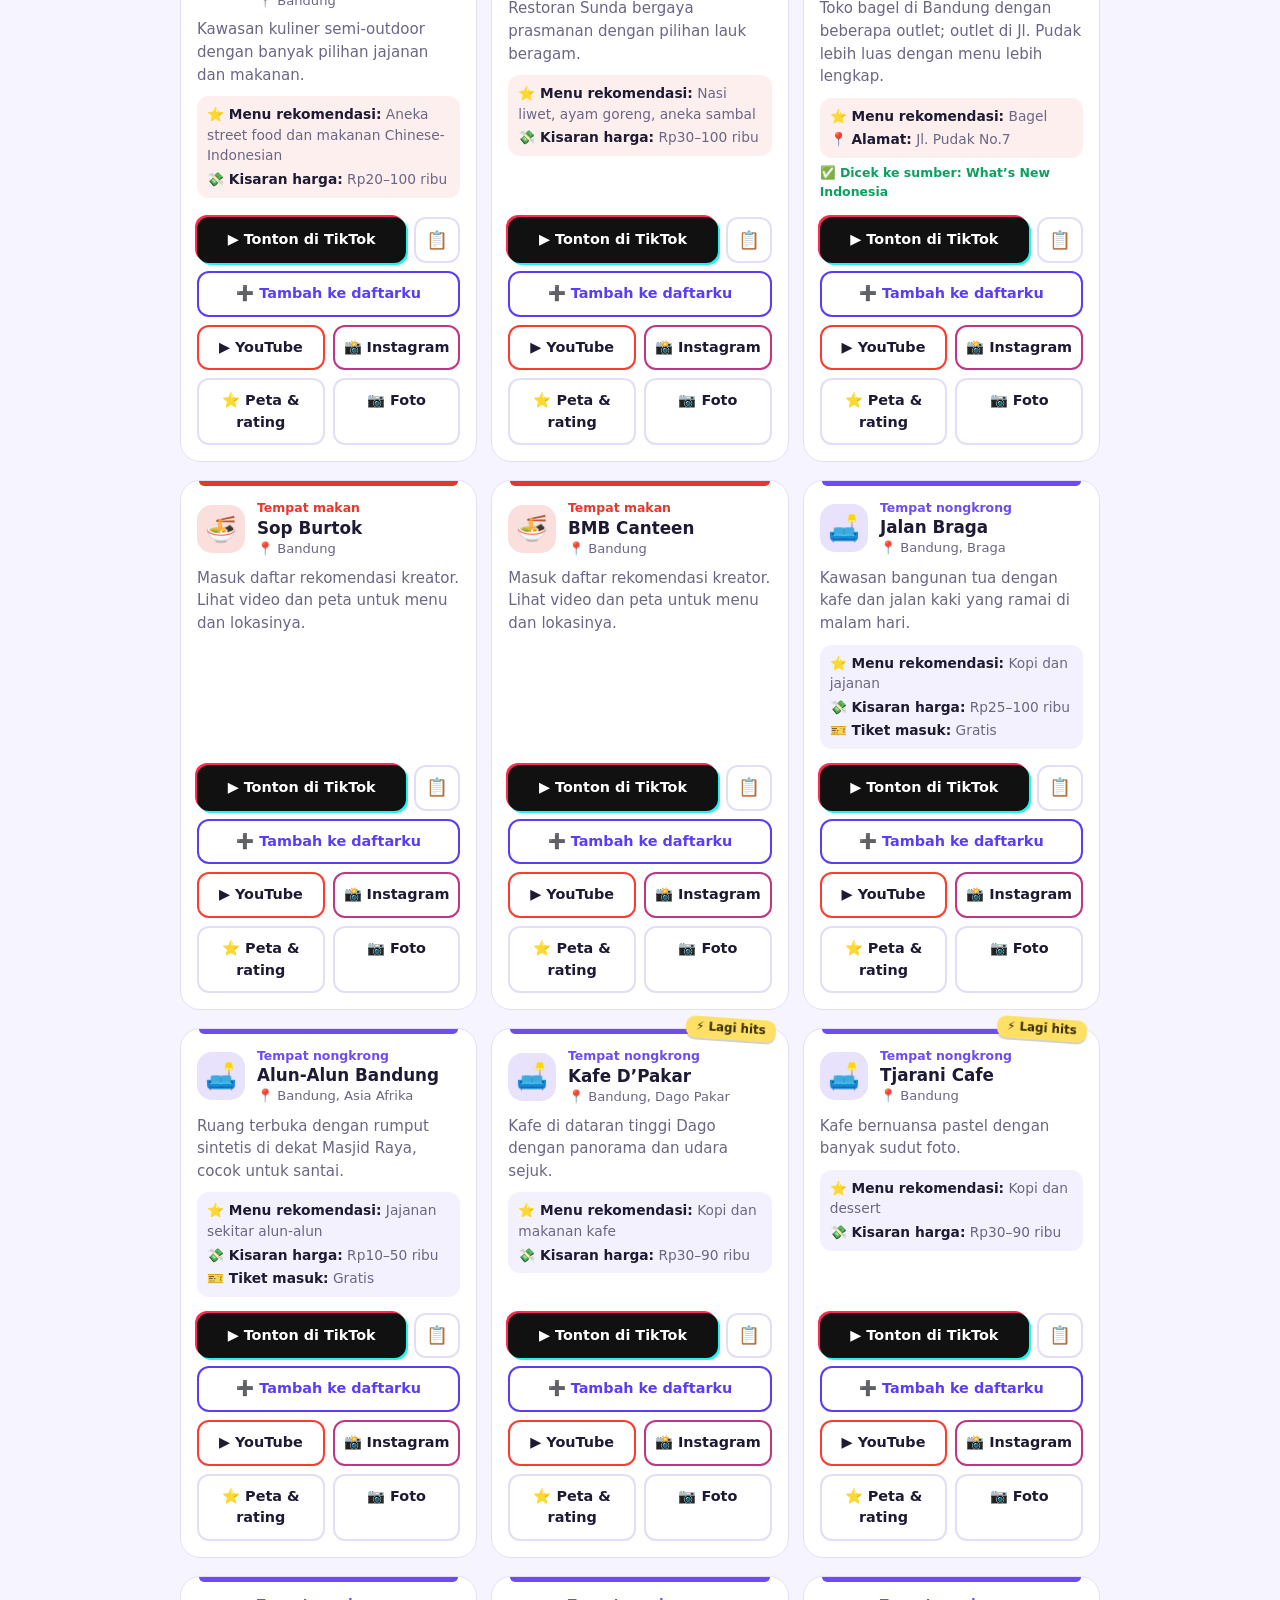
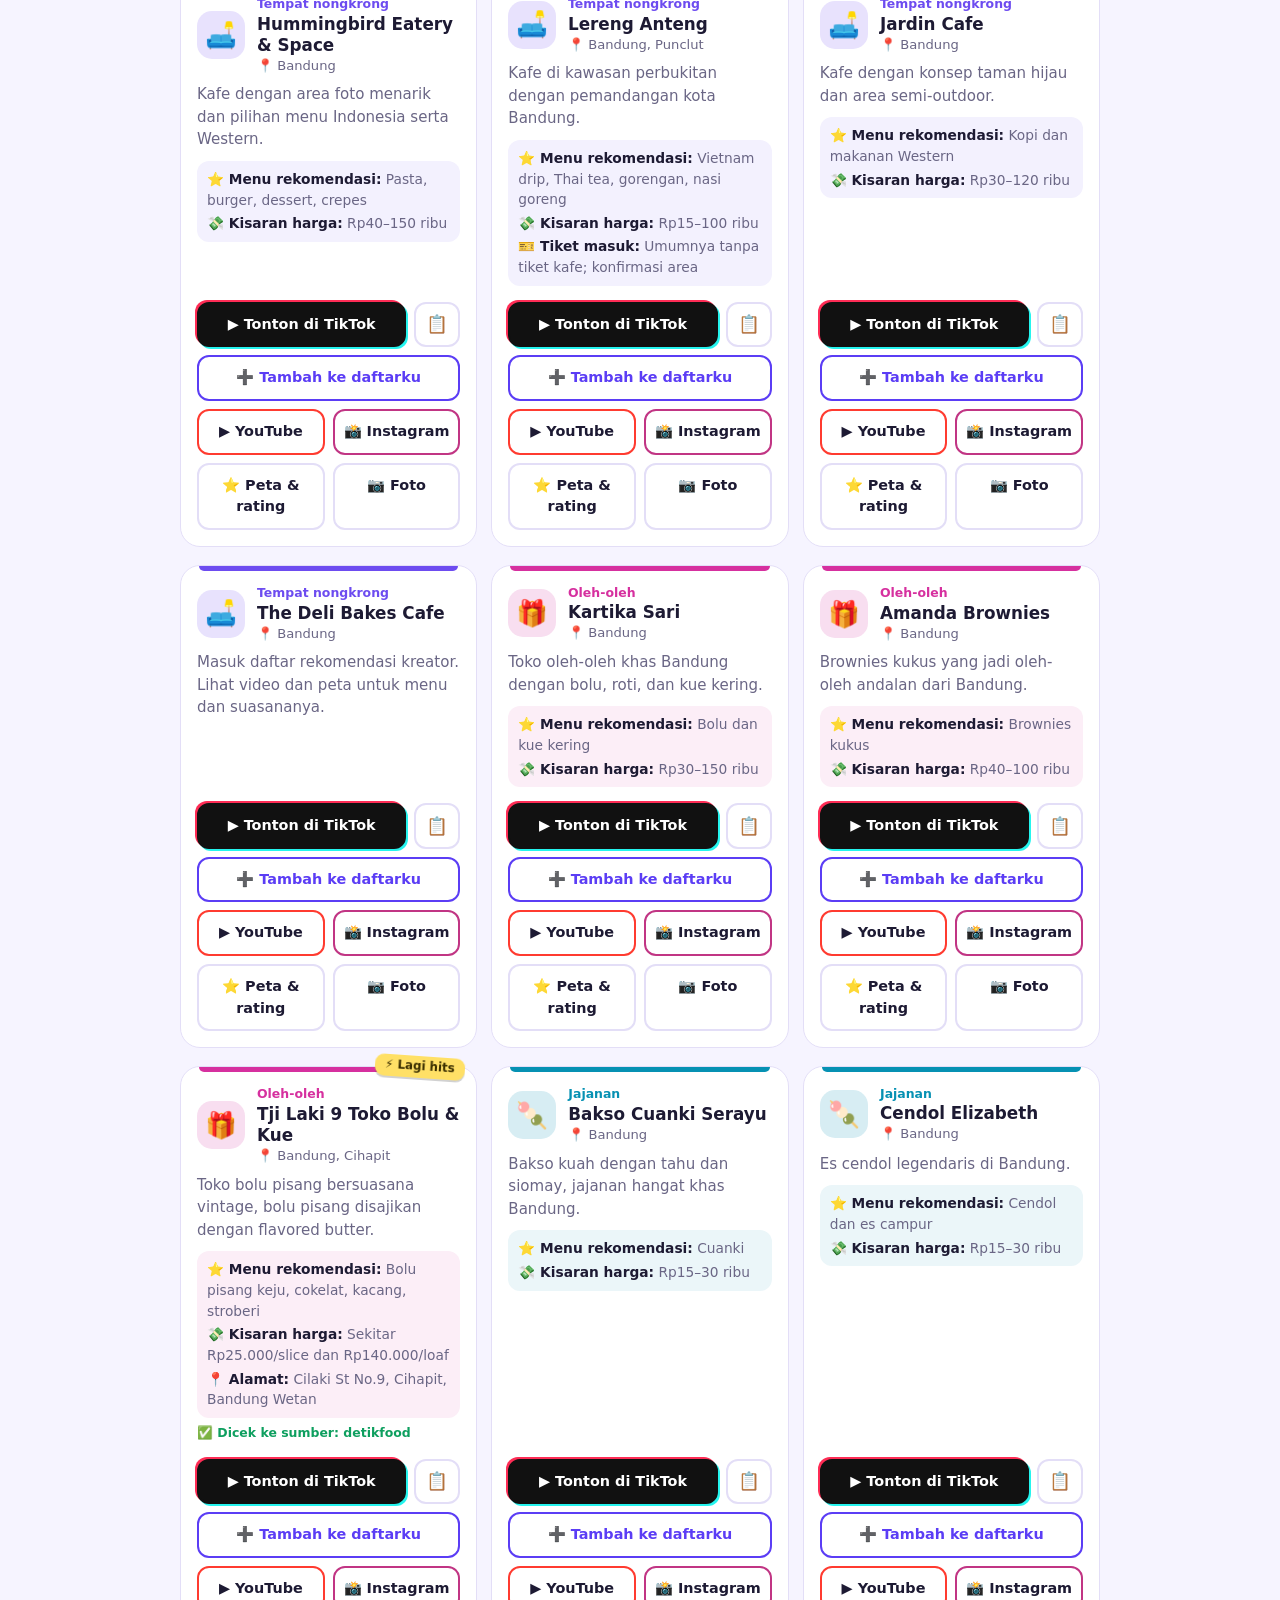
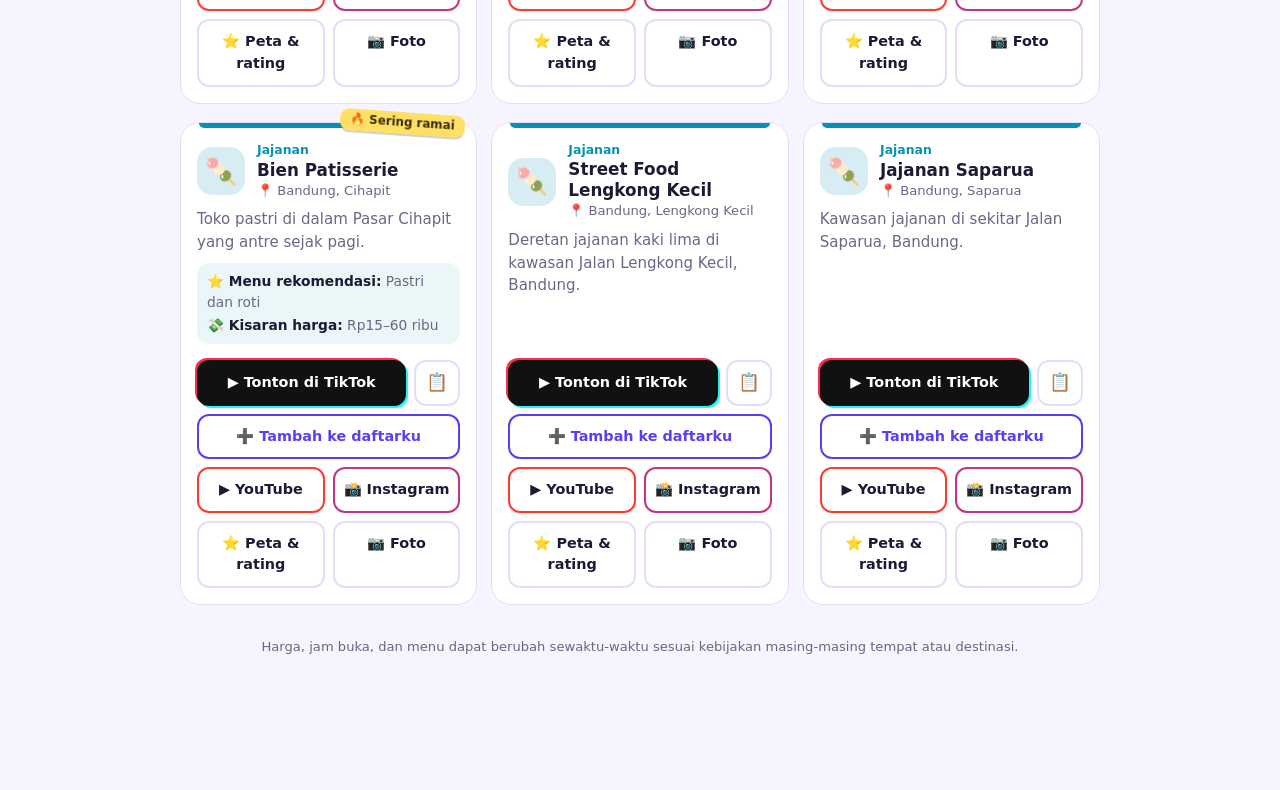
<file: jelajah-bandung.html>
<!DOCTYPE html>
<html lang="id">
<head>
<meta charset="utf-8">
<meta name="viewport" content="width=device-width, initial-scale=1, viewport-fit=cover">
<title>Jelajah Bandung</title>
<link rel="stylesheet" href="https://fonts.googleapis.com/css2?family=Bricolage+Grotesque:wght@600;800&display=swap">
<style>
:root{--bg:#f6f4ff;--fg:#1d1a33;--mut:#6a6685;--card:#fff;--line:#e3def7;--ac:#5b3df5;--acfg:#fff;
--c-wisata:#0e9f5f;--c-kopi:#b4690e;--c-makan:#e5382b;--c-nongkrong:#6d4cf0;--c-oleh:#d6309f;--c-jajan:#0691b3;
box-sizing:border-box;padding-top:env(safe-area-inset-top,0px);padding-bottom:env(safe-area-inset-bottom,0px)}
@media (prefers-color-scheme:dark){:root:not([data-theme="light"]){--bg:#14112a;--fg:#f1eeff;--mut:#aaa4cf;--card:#1f1b3d;--line:#352f63;--ac:#a798ff;--acfg:#14112a;
--c-wisata:#3ddc97;--c-kopi:#f0a24b;--c-makan:#ff7a6e;--c-nongkrong:#a995ff;--c-oleh:#ff7ad0;--c-jajan:#4fd3f0;color-scheme:dark}}
:root[data-theme="dark"]{--bg:#14112a;--fg:#f1eeff;--mut:#aaa4cf;--card:#1f1b3d;--line:#352f63;--ac:#a798ff;--acfg:#14112a;
--c-wisata:#3ddc97;--c-kopi:#f0a24b;--c-makan:#ff7a6e;--c-nongkrong:#a995ff;--c-oleh:#ff7ad0;--c-jajan:#4fd3f0;color-scheme:dark}
html{scroll-padding-top:env(safe-area-inset-top,0px)}
*{box-sizing:border-box}
body{margin:0;background:var(--bg);color:var(--fg);font:16px/1.5 system-ui,-apple-system,"Segoe UI",Roboto,sans-serif}
.wrap{max-width:960px;margin:0 auto;position:relative}
.hero{position:relative;overflow:hidden;background:linear-gradient(135deg,#6d4cf0 0%,#e5382b 62%,#ffb020 100%);color:#fff;border-radius:0 0 32px 32px;padding:28px 20px 24px}
.hero h1{font:800 clamp(2rem,7vw,3.4rem)/1.02 "Bricolage Grotesque",system-ui,sans-serif;margin:0 0 8px;letter-spacing:-.02em;max-width:14ch}
.hero p{margin:0 0 18px;max-width:44ch;font-weight:500}
.fl{position:absolute;font-size:2.2rem;opacity:.85;animation:fl 6s ease-in-out infinite;pointer-events:none;user-select:none}
@keyframes fl{50%{transform:translateY(-12px) rotate(10deg)}}
.search{display:flex;gap:8px;background:#fff;border-radius:999px;padding:6px;box-shadow:0 10px 30px rgba(20,10,60,.3)}
.search:focus-within{outline:3px solid #ffe066}
input{flex:1;min-width:0;font:inherit;border:0;background:transparent;padding:10px 16px;color:#1d1a33;outline:none}
.go{font:inherit;font-weight:700;border:0;border-radius:999px;padding:0 22px;background:#1d1a33;color:#fff;cursor:pointer}
.go:active,.pill:active,.chip:active{transform:scale(.95)}
.pills{display:flex;gap:8px;overflow-x:auto;padding:16px 0 4px;scrollbar-width:none}
.pills::-webkit-scrollbar{display:none}
.pill{flex:none;font:inherit;font-weight:600;font-size:.9rem;border:0;border-radius:999px;padding:8px 14px;background:rgba(255,255,255,.24);color:#fff;cursor:pointer}
.pill:hover{background:rgba(255,255,255,.4)}
.pill.rnd{background:#ffe066;color:#3a2e00}
button:focus-visible,a:focus-visible{outline:3px solid #ffb020;outline-offset:2px}
main{max-width:960px;margin:0 auto;padding:24px 20px 120px}
.head{display:flex;align-items:center;flex-wrap:wrap;gap:10px}
h2{font:800 1.5rem "Bricolage Grotesque",system-ui,sans-serif;margin:0}
.count{font-size:.85rem;font-weight:700;background:var(--ac);color:var(--acfg);border-radius:999px;padding:2px 12px}
.chips{display:flex;flex-wrap:wrap;gap:8px;margin:16px 0 4px}
.chip{font:inherit;font-size:.92rem;font-weight:600;padding:7px 14px;border:2px solid var(--line);border-radius:999px;background:var(--card);color:var(--fg);cursor:pointer;transition:transform .15s}
.chip:hover{transform:translateY(-2px)}
.chip[aria-pressed="true"]{background:var(--fg);color:var(--bg);border-color:var(--fg)}
.note{background:var(--card);border:2px dashed var(--line);border-radius:16px;padding:12px 16px;color:var(--mut);font-size:.92rem;margin:12px 0}
.grid{display:grid;grid-template-columns:repeat(auto-fill,minmax(290px,1fr));gap:18px 14px;margin-top:18px}
.item{position:relative;display:flex;flex-direction:column;gap:6px;background:var(--card);border:1.5px solid var(--line);border-radius:20px;padding:18px 16px 16px;animation:up .45s both;animation-delay:calc(min(var(--i),12)*45ms);transition:transform .2s,box-shadow .2s}
.item:hover{transform:translateY(-4px) rotate(-.4deg);box-shadow:0 14px 30px rgba(60,40,160,.18)}
.item::before{content:"";position:absolute;left:18px;right:18px;top:0;height:5px;border-radius:0 0 6px 6px;background:var(--k)}
@keyframes up{from{opacity:0;transform:translateY(14px)}}
.top{display:flex;gap:12px;align-items:center}
.av{flex:none;width:48px;height:48px;border-radius:15px;display:grid;place-items:center;font-size:1.6rem;background:color-mix(in srgb,var(--k) 16%,var(--card))}
.tag{display:block;font-size:.78rem;font-weight:700;color:var(--k)}
h3{margin:0;font-size:1.05rem;line-height:1.25}
.hot{position:absolute;top:-11px;right:12px;transform:rotate(4deg);background:#ffe066;color:#3a2e00;font-size:.74rem;font-weight:800;border-radius:9px;padding:2px 10px;box-shadow:0 2px 0 rgba(0,0,0,.18)}
.item p{margin:2px 0 4px;color:var(--mut);font-size:.94rem}
.meta{display:grid;gap:3px;font-size:.86rem;color:var(--mut);background:color-mix(in srgb,var(--k) 8%,var(--card));border-radius:12px;padding:8px 10px}
.meta b{color:var(--fg)}
.links{display:flex;flex-wrap:wrap;gap:8px;margin-top:auto;padding-top:10px}
.links a{flex:1 1 calc(50% - 4px);text-align:center;font-size:.9rem;font-weight:700;text-decoration:none;padding:10px 8px;border-radius:12px;border:2px solid var(--line);color:var(--fg);transition:transform .15s}
.links a:active{transform:scale(.96)}
.links a.v{flex:1 1 100%;background:#111;border-color:#111;color:#fff;box-shadow:2px 2px 0 #25f4ee,-2px -2px 0 #fe2c55}
.pop{animation:pop .9s 2}
@keyframes pop{50%{transform:scale(1.04);box-shadow:0 0 0 7px color-mix(in srgb,var(--k) 35%,transparent)}}
.empty{text-align:center;padding:40px 16px;color:var(--mut)}
.empty b{display:block;font-size:3.2rem}
.foot{margin-top:32px;font-size:.82rem;color:var(--mut);text-align:center}
@media (prefers-reduced-motion:reduce){*{animation:none!important;transition:none!important}}
@media (max-width:480px){.fl{opacity:.35}.go{padding:0 16px}}
.loc{display:block;font-size:.82rem;color:var(--mut)}
.disc{margin:14px 0 0;background:color-mix(in srgb,#ffb020 18%,var(--card));border:2px solid color-mix(in srgb,#ffb020 55%,var(--line));border-radius:16px;padding:10px 14px;font-size:.88rem}
.st{font-size:.78rem;color:var(--mut)}
.st.ok{color:var(--c-wisata);font-weight:700}
.links a.yt{border-color:#ff3b30}
.links a.ig{border-color:#c13584}
.cp{flex:0 0 46px;font-size:1.1rem;border:2px solid var(--line);border-radius:12px;background:var(--card);color:var(--fg);cursor:pointer}
.links a.v{flex:1 1 calc(100% - 54px)}
.toast{position:fixed;left:50%;bottom:calc(84px + env(safe-area-inset-bottom,0px));transform:translate(-50%,20px);background:#111;color:#fff;padding:10px 16px;border-radius:999px;font-size:.88rem;opacity:0;pointer-events:none;transition:opacity .25s,transform .25s;z-index:9;max-width:90vw;text-align:center}
.toast.on{opacity:1;transform:translate(-50%,0)}
.rt{display:block;font-size:.82rem;color:var(--mut)}
.rt:empty{display:none}
.rt a{color:inherit}
.hero p.src{font-size:.82rem;opacity:.92;margin:-8px 0 16px}
.pill.lock{background:rgba(255,255,255,.14)}
.buy{display:inline-block;background:#ffe066;color:#3a2e00;font-weight:700;font-size:.88rem;border-radius:999px;padding:8px 16px;text-decoration:none;margin:6px 0 0 6px}
.hero p.demo{font-size:.9rem;font-weight:600;margin:-4px 0 14px}
.cta{margin-top:28px;background:var(--card);border:2px dashed var(--line);border-radius:20px;padding:18px;text-align:center;color:var(--mut)}
.empty .buy{margin:14px 0 0}
.links button.wl{flex:1 1 100%;font:inherit;font-size:.9rem;font-weight:700;padding:10px;border-radius:12px;border:2px solid var(--ac);background:transparent;color:var(--ac);cursor:pointer}
.links button.wl.on{background:var(--ac);color:var(--acfg)}
.rndbtn{margin-left:auto;font:inherit;font-weight:700;font-size:.88rem;border:2px solid var(--line);background:var(--card);color:var(--fg);border-radius:999px;padding:6px 14px;cursor:pointer}
.wlbar{position:fixed;left:50%;transform:translateX(-50%);bottom:calc(14px + env(safe-area-inset-bottom,0px));z-index:20;display:flex;align-items:center;gap:10px;font:inherit;font-weight:700;background:var(--fg);color:var(--bg);border:0;border-radius:999px;padding:14px 22px;box-shadow:0 10px 30px rgba(20,10,60,.35);cursor:pointer}
.wlbar b{background:#ffe066;color:#3a2e00;border-radius:999px;padding:0 10px}
.sheet{position:fixed;inset:0;z-index:30;display:none}
.sheet.open{display:block}
.sheet .bd{position:absolute;inset:0;background:rgba(10,8,30,.55)}
.sheet .pn{position:absolute;left:0;right:0;bottom:0;max-width:640px;margin:0 auto;max-height:82vh;display:flex;flex-direction:column;background:var(--card);color:var(--fg);border-radius:24px 24px 0 0;padding:18px 18px calc(18px + env(safe-area-inset-bottom,0px))}
.wh{display:flex;justify-content:space-between;align-items:center}
.wh h2{font-size:1.25rem}
.wh button,.wi button{font:inherit;border:2px solid var(--line);background:var(--card);color:var(--fg);border-radius:12px;width:40px;height:40px;cursor:pointer}
.wlist{overflow:auto;display:grid;gap:10px;margin:14px 0}
.wi{display:flex;align-items:center;gap:12px;border:1.5px solid var(--line);border-radius:16px;padding:10px 12px}
.wi .av2{font-size:1.5rem}
.wi .nm{flex:1;min-width:0}
.wi .nm b{display:block}
.wi small{color:var(--mut)}
.wi a{text-decoration:none;font-size:1.3rem;padding:0 4px}
.wact{display:flex;flex-wrap:wrap;gap:8px}
.wact button{flex:1 1 140px;font:inherit;font-weight:700;font-size:.9rem;border:2px solid var(--line);background:var(--card);color:var(--fg);border-radius:12px;padding:10px;cursor:pointer}
.tabs{display:flex;gap:8px;margin-top:12px}
.tabs button{flex:1;font:inherit;font-weight:700;font-size:.9rem;border:2px solid var(--line);background:var(--card);color:var(--fg);border-radius:12px;padding:8px;cursor:pointer}
.tabs button.on{background:var(--ac);color:var(--acfg);border-color:var(--ac)}
.sl{font-weight:800;margin:10px 0 0}
.wi{flex-wrap:wrap}
.wi .nm{flex:1 1 140px}
.ctl{flex:1 1 100%;display:flex;gap:6px}
.ctl select{flex:1;min-width:0;font:inherit;padding:8px;border:2px solid var(--line);border-radius:12px;background:var(--card);color:var(--fg)}
</style>
</head>
<body>
<header class="hero"><div class="wrap">
<span class="fl" aria-hidden="true" style="right:4%;top:6px">🌄</span><span class="fl" aria-hidden="true" style="right:22%;top:44px;animation-delay:-2s">☕</span><span class="fl" aria-hidden="true" style="right:8%;bottom:70px;animation-delay:-4s">🍜</span>
<h1>Mau jalan ke mana di Bandung? 🌄</h1>
<p id="stat">Cari tempat seru jadi gampang: Pilih destinasi kamu, cek videonya, langsung gas berangkat 🚀</p>
<p class="src">📱 Rekomendasi dikurasi dari hasil riset rekomendasi para influencer dan kreator di media sosial.</p>
</div></header>
<main><div id="out"></div><p class="foot">Harga, jam buka, dan menu dapat berubah sewaktu-waktu sesuai kebijakan masing-masing tempat atau destinasi.</p></main><button class="wlbar" id="wlbar" aria-haspopup="dialog">❤️ Daftar destinasiku <b id="wlcount">0</b></button>
<div class="sheet" id="sheet" role="dialog" aria-modal="true" aria-label="Daftar destinasiku"><div class="bd" id="wlbd"></div><div class="pn"><div class="wh"><h2>❤️ Daftar destinasiku</h2><button id="wlx" aria-label="Tutup">✕</button></div><div class="tabs"><button data-tab="list">❤️ Daftar</button><button data-tab="plan">🗓️ Rencana 1 hari</button></div><div class="wlist" id="wlist"></div><div class="wact" id="wact"></div></div></div>
<div id="toast" class="toast" role="status" aria-live="polite"></div>
<script>
const CATS={wisata:"Wisata",kopi:"Tempat ngopi",makan:"Tempat makan",nongkrong:"Tempat nongkrong",oleh:"Oleh-oleh",jajan:"Jajanan"};
const DATA={
Bandung:{
 wisata:[["Tangkuban Parahu","Gunung berapi dengan kawah yang bisa dilihat dari dekat di Lembang."],["Kawah Putih","Danau kawah berwarna hijau toska di dataran tinggi Ciwidey."],['Gedung Sate','Gedung pemerintahan ikonis dengan ornamen di puncak menyerupai tusuk sate.'],['Museum Geologi','Museum dengan koleksi fosil, batuan, dan sejarah kebumian Indonesia.'],['Farmhouse Lembang','Taman bergaya Eropa dengan spot foto dan peternakan kecil di Lembang.']],
 kopi:[["Warung Kopi Purnama","Kedai kopi lama dengan suasana sederhana dan kopi tubruk khas."],["Kopi Aroma","Penyangrai kopi legendaris di pusat kota, terkenal dengan aroma sangrainya."]],
 makan:[["Batagor Kingsley","Batagor goreng renyah dengan bumbu kacang, oleh-oleh wajib kuliner Bandung."],["Kupat Tahu Gempol","Kupat tahu dengan bumbu kacang, sarapan khas Bandung."]],
 nongkrong:[["Jalan Braga","Kawasan bangunan tua dengan kafe dan jalan kaki yang ramai di malam hari."],["Alun-Alun Bandung","Ruang terbuka dengan rumput sintetis di dekat Masjid Raya, cocok untuk santai."]],
 oleh:[['Kartika Sari','Toko oleh-oleh khas Bandung dengan bolu, roti, dan kue kering.'],['Amanda Brownies','Brownies kukus yang jadi oleh-oleh andalan dari Bandung.']],
 jajan:[['Bakso Cuanki Serayu','Bakso kuah dengan tahu dan siomay, jajanan hangat khas Bandung.'],['Cendol Elizabeth','Es cendol legendaris di Bandung.']]},
Yogyakarta:{
 wisata:[["Candi Prambanan","Kompleks candi Hindu abad ke-9 yang megah."],["Keraton Yogyakarta","Istana sultan yang masih berfungsi, dengan museum dan pertunjukan budaya."],['Taman Sari','Bekas taman istana dengan kolam pemandian dan lorong bawah tanah.'],['Candi Ratu Boko','Situs di atas bukit dengan gerbang megah dan pemandangan matahari terbenam.'],['Pantai Parangtritis','Pantai selatan berombak besar yang jadi tujuan akhir pekan warga Yogyakarta.']],
 kopi:[["Klinik Kopi","Kedai kopi spesialti dengan barista yang suka menjelaskan biji kopi."],["Kopi Klotok","Kopi dan masakan rumahan di tengah suasana desa dekat Pakem."]],
 makan:[["Gudeg Yu Djum","Gudeg manis khas Yogyakarta yang sudah puluhan tahun melegenda."],["Sate Klathak Pak Pong","Sate kambing bertusuk jeruji besi dengan bumbu garam."]],
 nongkrong:[["Malioboro","Jalan utama kota dengan pedagang kaki lima dan musisi jalanan."],["Alun-Alun Kidul","Tempat main sepeda lampu dan duduk lesehan di malam hari."]],
 oleh:[['Bakpia Pathok 25','Bakpia khas kampung Pathok dengan isi kacang hijau dan rasa lain.'],['Dagadu Djokdja','Kaos dan suvenir dengan plesetan khas Yogyakarta.']],
 jajan:[['Angkringan Lik Man','Angkringan dekat Stasiun Tugu dengan kopi joss dan nasi kucing.'],['Jadah Tempe Mbah Carik','Jajanan khas Kaliurang: jadah ketan dengan tempe bacem.']]},
Bali:{
 wisata:[["Tanah Lot","Pura di atas batu karang laut, terkenal untuk melihat matahari terbenam."],["Tegallalang Rice Terrace","Sawah terasering hijau di dekat Ubud."],['Pura Luhur Uluwatu','Pura di tebing tepi laut dengan pertunjukan tari kecak saat senja.'],['Ubud Monkey Forest','Hutan kecil berisi ratusan monyet dan pura-pura tua.'],['Pantai Kelingking','Tebing berbentuk dinosaurus di Nusa Penida, dicapai dengan kapal.']],
 kopi:[["Seniman Coffee","Kedai kopi di Ubud dengan konsep kopi lokal dan ruang kerja santai."],["Revolver Espresso","Kedai kopi populer di Seminyak yang tersembunyi di gang kecil."]],
 makan:[["Warung Babi Guling Ibu Oka","Babi guling khas Ubud yang sering jadi tujuan wisata kuliner."],["Warung Mak Beng","Sup ikan sederhana di Sanur yang sudah lama dikenal."]],
 nongkrong:[["Potato Head Beach Club","Klub pantai di Seminyak dengan musik, kolam, dan pemandangan sore."],["Pantai Seminyak","Pantai berpasir luas dengan deretan kafe di tepinya."]],
 oleh:[['Pusat Oleh-oleh Krisna','Toko oleh-oleh besar dengan kaos, camilan, dan kerajinan.'],['Joger','Toko kaos bertulisan jenaka, ikon oleh-oleh Bali.']],
 jajan:[['Pasar Malam Gianyar','Pasar malam dengan banyak jajanan dan makanan khas Bali.']]},
Jakarta:{
 wisata:[["Monas","Tugu nasional dengan museum dan pemandangan kota dari puncaknya."],["Kota Tua Jakarta","Kawasan bangunan kolonial dengan museum, sepeda ontel, dan kafe."],['Museum Nasional','Museum besar dengan koleksi arkeologi dan budaya dari seluruh Nusantara.'],['Masjid Istiqlal','Masjid terbesar di Asia Tenggara, bersebelahan dengan Katedral.'],['Taman Mini Indonesia Indah','Taman budaya dengan anjungan rumah adat dari berbagai provinsi.']],
 kopi:[["Kopi Tuku","Kopi susu gula aren yang menjadi pelopor kopi kekinian Jakarta."],["Anomali Coffee","Jaringan kedai kopi dengan biji kopi single origin dari berbagai daerah."]],
 makan:[["Gado-Gado Boplo","Gado-gado Betawi dengan bumbu kacang yang kental."],["Es Krim Ragusa","Es krim bergaya Italia klasik di Gambir, sudah ada sejak 1932."]],
 nongkrong:[["Pasar Santa","Pasar yang berubah jadi tempat kumpul anak muda dengan kedai kopi dan makanan."],["Blok M","Kawasan hiburan dan jajan yang ramai sejak lama."]],
 oleh:[['Pasar Baru','Kawasan belanja tua dengan toko kain, suvenir, dan kue.'],['Sarinah','Pusat belanja dengan kerajinan dan produk Indonesia di Jalan Thamrin.']],
 jajan:[['Es Teler 77','Es teler dan hidangan ringan dari jaringan kuliner yang dikenal di Jakarta.'],['Kerak Telor Kota Tua','Omelet beras ketan khas Betawi yang dijual di kawasan Kota Tua.']]},
Surabaya:{
 wisata:[['House of Sampoerna','Museum rokok di bangunan kolonial, dengan pemandangan dari lantai atas.'],['Jembatan Suroboyo','Jembatan pejalan kaki di pantai timur dengan pemandangan senja.'],['Tugu Pahlawan','Monumen perjuangan 10 November dan museum di sekitarnya.'],['Masjid Nasional Al-Akbar','Masjid berkubah besar dengan menara yang bisa didaki untuk melihat kota.'],['Monumen Kapal Selam','Kapal selam asli yang diubah jadi museum dan bisa dimasuki.'],['Kenjeran Park','Kawasan pantai dengan kelenteng dan taman rekreasi.']],
 makan:[['Rawon Setan','Rawon berkuah hitam pekat yang buka sampai larut malam.'],['Lontong Balap Pak Gendut','Lontong dengan tauge, tahu, dan lentho, hidangan khas Surabaya.']],
 nongkrong:[['Taman Bungkul','Taman kota tempat warga berolahraga dan berkumpul.'],['Jalan Tunjungan','Jalan bersejarah dengan bangunan tua dan kafe.']],
 oleh:[['Bhek','Toko oleh-oleh dengan camilan khas Jawa Timur.']],
 jajan:[['Zangrandi Ice Cream','Kedai es krim klasik yang sudah lama ada di Surabaya.']]},
Malang:{
 wisata:[['Museum Angkut','Museum transportasi dengan kendaraan dari berbagai zaman dan negara.'],['Kampung Warna-Warni Jodipan','Permukiman tepi sungai yang dicat warna-warni.'],['Jatim Park 2','Kompleks wisata keluarga dengan kebun binatang dan museum satwa di Batu.'],['Coban Rondo','Air terjun di lereng pegunungan, dikelilingi hutan pinus dan taman.'],['Selecta','Taman rekreasi sejuk di Batu dengan kebun bunga dan kolam renang.']],
 makan:[['Bakso President','Bakso kuah yang terkenal di Malang.'],['Rawon Nguling','Rawon berkuah hitam khas dari Malang.']],
 nongkrong:[['Alun-Alun Tugu','Alun-alun dengan air mancur dan balai kota di sekitarnya.'],['Jalan Ijen','Boulevard berpohon dengan rumah-rumah kolonial.']],
 oleh:[['Keripik Tempe Sanan','Sentra keripik tempe dan camilan di Kampung Sanan.'],['Malang Strudel','Kue strudel apel khas Malang.']],
 jajan:[['Toko Oen Malang','Kedai es krim dan kue bergaya kolonial yang sudah lama berdiri.']]},
Semarang:{
 wisata:[['Lawang Sewu','Bekas kantor kereta api kolonial dengan ratusan pintu dan jendela.'],['Kota Lama Semarang','Kawasan bangunan Eropa dengan Gereja Blenduk di tengahnya.'],['Sam Poo Kong','Kelenteng besar yang terkait dengan Laksamana Cheng Ho.'],['Masjid Agung Jawa Tengah','Masjid dengan payung raksasa di halaman dan menara pandang.'],['Brown Canyon','Tebing kapur bekas galian dengan pemandangan mirip ngarai.']],
 makan:[['Lumpia Gang Lombok','Lumpia khas Semarang di kawasan Pecinan.'],['Soto Bangkong','Soto ayam dengan sate-satean di perempatan Bangkong.']],
 nongkrong:[['Simpang Lima','Lapangan kota yang ramai dengan jajanan setiap malam.'],['Pasar Semawis','Pasar malam di Pecinan dengan kuliner dan suasana lampion.']],
 oleh:[['Bandeng Juwana Erlina','Bandeng presto tanpa duri, oleh-oleh khas Semarang.'],['Wingko Babat Cap Kereta Api','Kue kelapa panggang khas Semarang.']],
 jajan:[['Toko Oen Semarang','Kedai es krim dan kue bergaya kolonial di Jalan Pemuda.']]},
Medan:{
 wisata:[['Istana Maimun','Istana Kesultanan Deli dengan arsitektur Melayu, Eropa, dan India.'],['Masjid Raya Al Mashun','Masjid megah berusia lebih dari seabad di pusat kota.'],['Tjong A Fie Mansion','Rumah bersejarah milik saudagar Tionghoa yang kini jadi museum.'],['Gereja Annai Velankanni','Gereja bergaya India yang unik di tengah kota.'],['Bukit Lawang','Pintu masuk hutan Gunung Leuser untuk melihat orangutan, sekitar tiga jam dari Medan.']],
 kopi:[['Kedai Kopi Phoenam','Kopitiam khas Medan yang populer untuk sarapan dan kopi.']],
 makan:[['Soto Sinar Pagi','Soto Medan berkuah gurih dengan isi daging atau ayam.']],
 nongkrong:[['Merdeka Walk','Pusat jajan dan hiburan terbuka di depan Lapangan Merdeka.'],['Kesawan','Jalan tua dengan bangunan kolonial dan kafe.']],
 oleh:[['Bika Ambon Zulaikha','Bika ambon yang kenyal, oleh-oleh paling dikenal dari Medan.'],['Bolu Meranti','Bolu gulung dengan banyak rasa, selalu ramai pembeli.']],
 jajan:[['Durian Ucok','Durian dan olahan durian seperti pancake yang terkenal di Medan.']]},
Makassar:{
 wisata:[['Fort Rotterdam','Benteng peninggalan Kerajaan Gowa yang kemudian dipakai Belanda.'],['Rammang-Rammang','Hutan batu kapur dan sungai di Maros, sekitar sejam dari Makassar.'],['Pulau Samalona','Pulau kecil dengan pasir putih dan snorkeling, dicapai dengan kapal.'],['Taman Wisata Bantimurung','Air terjun dan penangkaran kupu-kupu di Maros.'],['Masjid 99 Kubah','Masjid berkubah banyak di tepi laut kawasan CPI.']],
 makan:[['Coto Nusantara','Coto Makassar berkuah kental, dimakan dengan ketupat.'],['Konro Karebosi','Sup iga dan konro bakar khas Makassar.']],
 nongkrong:[['Pantai Losari','Anjungan tepi laut yang ramai saat senja.'],['CPI Makassar','Kawasan tepi laut hasil reklamasi untuk bersantai.']],
 oleh:[['Jalan Somba Opu','Deretan toko suvenir, kain sutra, dan makanan khas.']],
 jajan:[['Pisang Epe Pantai Losari','Pisang bakar pipih dengan saus gula merah di tepi Losari.']]},
Lombok:{
 wisata:[['Gili Trawangan','Pulau kecil tanpa kendaraan bermotor, populer untuk snorkeling.'],['Pantai Kuta Mandalika','Pantai berpasir lembut di selatan Lombok.'],['Air Terjun Sendang Gile','Air terjun di kaki Gunung Rinjani.'],['Gunung Rinjani','Gunung berapi tertinggi kedua di Indonesia, favorit para pendaki.'],['Desa Sade','Desa adat suku Sasak dengan rumah tradisional dan tenun.'],['Pantai Pink','Pantai berpasir kemerahan di Lombok Timur.']],
 makan:[['Ayam Taliwang Irama','Ayam bakar pedas khas Lombok.'],['Sate Rembiga','Sate sapi berbumbu manis pedas dari Rembiga, Mataram.']],
 nongkrong:[['Pantai Senggigi','Pantai dengan kafe dan restoran untuk menikmati senja.']],
 oleh:[['Desa Sukarara','Desa penenun songket dan kain tradisional Sasak.']]}
};
const H=(n,d)=>[n,d,"",1];
const EXTRA={
Bandung:{
 kopi:[['Two Hands Full Coffee','Salah satu pelopor kopi spesialti di Bandung.'],H('Sudut Pandang Coffee','Kopi dengan pemandangan kota dari ketinggian, enak untuk sore hingga malam.'),H('Bahagia Kopi','Kedai kopi yang sedang hits di kalangan anak muda Bandung.'),H('Kopi Tahura Djuanda','Kedai kopi dekat Taman Hutan Raya Djuanda yang dikenal dari media sosial.')],
 nongkrong:[H('Kafe D’Pakar','Kafe di dataran tinggi Dago dengan panorama dan udara sejuk.'),H('Tjarani Cafe','Kafe bernuansa pastel dengan banyak sudut foto.')]},
Yogyakarta:{
 kopi:[H('Kedai Terang Bintang','Kedai di lantai 2 Pasar Kranggan dengan kopi butter yang viral di TikTok.'),H('COSAN Coffee Shop','Kopi susu yang digemari anak muda Jogja, dekat Tugu.'),H('Kebon Ndalem Coffee & Eatery','Kafe kopi dan makanan di kawasan Tugu Jogja.')],
 nongkrong:[H('Kawasan Tugu Jogja','Area dengan banyak kafe dan kuliner yang sering muncul di TikTok.'),H('Bento Kopi','Kedai kopi dengan belasan cabang di DIY, ramai untuk nongkrong dan mengerjakan tugas.')]},
Bali:{
 kopi:[['Expat. Roasters','Kedai kopi spesialti populer di Seminyak dan Canggu.']],
 nongkrong:[['Crate Cafe','Kafe sarapan di Canggu yang selalu ramai.'],['The Lawn Canggu','Beach club santai di Canggu dengan suasana tepi pantai.']]},
Jakarta:{
 kopi:[['Filosofi Kopi','Kedai kopi ikonik yang terinspirasi novel dan film berjudul sama.'],H('Again Coffee Sound','Kedai kopi di Jalan Melawai, Blok M, dengan menu butter tteok yang lagi viral.'),H('Kopi Tikum','Kedai kopi bergaya industrial yang jadi favorit di Senopati.')],
 nongkrong:[H('Kemang','Kawasan kafe dan restoran Jakarta Selatan yang lama jadi tongkrongan anak muda.'),H('Warkop Bulungan','Warung kopi yang masuk daftar warkop hits untuk nongkrong.')]},
Surabaya:{
 kopi:[['Völks Coffee','Kedai kopi yang sudah lama dikenal di Darmo, dengan espresso dan seduh manual.'],H('Monopole Coffee Lab','Kedai kopi populer di Surabaya yang buka 24 jam.'),H('Historica Coffee & Pastry','Kafe kopi dan pastri di Jalan Sumatera, Gubeng, sejak 2014.'),H('Tropikal Coffee','Kafe yang sering masuk daftar kafe viral di Surabaya.')],
 nongkrong:[H('Orpheus Listening Bar','Tempat menikmati musik sambil nongkrong, masuk daftar spot hits Surabaya.'),H('Yoi Kona','Kedai kopi dan tongkrongan yang sering direkomendasikan anak muda Surabaya.')]},
Malang:{
 kopi:[H('Sejenak Coffee','Kedai kopi tenang dan nyaman yang sering direkomendasikan di Malang.'),H('Tilik Kawan','Kedai kopi untuk nongkrong atau kerja, buka sampai tengah malam.'),H('KON.CO Coffee & Garden','Kafe taman di Sentra Kopi Sudimoro, Mojolangu, cocok untuk nongkrong bareng teman.'),H('Legi Pait','Warung kopi hits di Jalan Pattimura, dekat Stasiun Malang Kotabaru.')],
 nongkrong:[H('Andhap Asor','Kafe tepi sungai yang viral sebagai tempat berburu senja.'),H('Nogo Keling','Warkop tepi sungai di Tlogomas dengan suasana asri.')]},
Semarang:{
 kopi:[H('KOV Koffie','Kafe kopi 24 jam di Jalan Sultan Agung yang sedang hits.'),H('Kopi Susu Bu Lurah','Kedai kopi susu di kawasan Rinjani dengan area outdoor luas.'),H('Semasa Kopi','Kedai kopi bernuansa outdoor yang berawal dari Siranda, Semarang.')],
 nongkrong:[H('Spiegel Bar & Bistro','Bar dan bistro favorit di Kota Lama Semarang.'),H('Miles Cafe & Eatery','Kafe di Kota Lama yang populer untuk nongkrong anak muda.')]},
Medan:{
 kopi:[['Kedai Kopi Apek','Kedai kopi legendaris Medan yang mempertahankan rasa klasik.'],H('Sosmed Coffee House','Kafe dengan desain unik yang sering mengadakan acara.'),H('Thirty Three Coffee','Salah satu kedai kopi hits di Medan.')],
 nongkrong:[H('Tropical Rooftop','Kafe dengan area rooftop luas penuh tanaman.'),H('Unboss Coffee','Kafe dengan area outdoor luas dan rumah kaca, makin cantik saat malam.'),H('L’Tropico by Haban','Tempat nongkrong ala beach club Bali di Medan.')]},
Makassar:{
 kopi:[H('Kopiteori','Kedai kopi di Jalan Beruang, Mamajang, dengan sajian kopi yang sederhana.')],
 nongkrong:[H('La Buana Cafe & Resto','Kafe bernuansa alam di Jalan Urip Sumoharjo yang viral di media sosial.'),H('Zodiac Cafe','Tempat nongkrong anak muda dengan menu nasi, mi, hingga kopi.')]},
Lombok:{
 kopi:[H('Maktal Coffee Bar','Kedai kopi di Cakranegara dengan fokus pada kopi berkualitas dan suasana tenang.')],
 nongkrong:[H('Roemah Langko','Tempat nongkrong di Ampenan, Mataram, buka dari siang sampai malam.'),H('Kedai Panorama Pantai Tanjung Bias','Kedai dengan pemandangan pantai untuk melepas penat.')]}
};
Object.keys(EXTRA).forEach(k=>Object.keys(EXTRA[k]).forEach(c=>{DATA[k][c]=(DATA[k][c]||[]).concat(EXTRA[k][c])}));
const R=(n,d)=>[n,d,"",2];
const MORE={
Bandung:{
 wisata:[['Saung Angklung Udjo','Pertunjukan angklung dan budaya Sunda yang ramah untuk wisatawan.'],['Museum Konferensi Asia Afrika','Museum sejarah konferensi tahun 1955 di Jalan Asia Afrika.'],['Floating Market Lembang','Wisata kuliner apung dengan taman dan wahana di Lembang.'],['Dusun Bambu','Wisata alam bernuansa pedesaan Sunda dengan restoran dan taman.'],['Orchid Forest Cikole','Hutan pinus dengan jembatan gantung dan taman anggrek di Lembang.'],['Taman Hutan Raya Djuanda','Hutan kota di Dago Pakar untuk jalan santai, dengan gua peninggalan masa lalu.']],
 kopi:[R('Makmur Jaya Coffee Roasters','Kedai kopi yang pengunjungnya sering antre demi es kopi susu gula aren yang creamy. Punya beberapa outlet, cek outlet terdekat di Peta.'),R('One Eighty Coffee','Kedai kopi dekat Gedung Sate dan Lapangan Gasibu yang selalu ramai.'),['Kopi Cantel','Kedai es kopi susu yang masuk daftar kopi susu favorit di Bandung.'],['Mimiti Coffee','Kafe estetik di kawasan Dago yang masuk daftar kafe estetik Bandung.'],['Toko Kopi Lajeng','Kedai kopi yang sering direkomendasikan di Bandung.'],['Daily Routine Coffee','Kedai kopi di kawasan Dago yang sering direkomendasikan.'],['Opi Uchi','Kedai kopi rekomendasi pengguna di Bandung; cek video dan peta untuk detail lokasinya.']],
 makan:[R('Pandan Wangi','Restoran Sunda yang selalu antre, terutama akhir pekan dan musim liburan.'),R('Bubur Ayam Alkateri','Bubur ayam gurih berkaldu yang ramai saat sarapan.'),R('Bakso Bintang Asia','Bakso berkuah kaldu yang masuk daftar tempat makan viral di Bandung.'),R('Warung Nasi Ma Eha','Warung masakan Sunda rumahan yang selalu ramai pelanggan.'),R('Sate Hadori','Warung sate legendaris sejak 1940-an yang masih ramai.'),H('Rumah Makan Wangi Seruni','Rumah makan hidangan rumahan yang ramai dibicarakan sebagai tempat makan viral 2026.')],
 jajan:[R('Bien Patisserie','Toko pastri di dalam Pasar Cihapit yang antre sejak pagi.')]},
Yogyakarta:{
 makan:[R('Bakmi Jawa Pak Pele','Bakmi Jawa dekat Alun-Alun Utara yang ramai terutama malam hari.'),R('Warung Brongkos Handayani','Brongkos, hidangan khas Jogja mirip rawon, yang jarang sepi.'),R('Sate Ratu','Sate di Condongcatur yang antreannya mengular saat jam makan malam dan akhir pekan.'),R('SGPC Bu Wiryo','Nasi pecel yang ramai saat sarapan dan makan siang.'),['Oseng Mercon Bu Narti','Oseng mercon pedas di sekitar Malioboro.'],['Ayam Bakar Artomoro','Ayam bakar yang viral sekaligus terbilang legendaris di Jogja.']],
 jajan:[R('Dimsum Seribuan ALKID','Street food viral di Alun-Alun Kidul dengan dimsum seribuan yang antre panjang.')]},
Surabaya:{
 makan:[R('Rawon Kalkulator','Rawon yang masuk daftar hidden gem Surabaya yang tak pernah sepi.'),R('Depot Bu Rudy','Terkenal dengan sambalnya, menu andalan nasi udang sambal dan ayam goreng sambal.'),R('Sego Sambel Mak Yeye','Warung nasi sambal yang viral karena selalu ramai.'),R('Sate Klopo Ondomohen Bu Asih','Sate kelapa legendaris yang ramai terutama malam hari.'),R('Nasi Goreng Jancuk','Nasi goreng porsi jumbo yang ramai di malam hari.'),H('Bakso Bal Balan','Bakso yang disebut sebagai kuliner viral di Surabaya.')],
 nongkrong:[['G Walk Citraland','Kawasan jajan malam di Citraland yang ramai.'],['Pasar Atom','Pasar dan food court yang ramai, populer untuk jajan.']]},
Jakarta:{
 makan:[R('Nasi Goreng Kambing Kebon Sirih','Nasi goreng kambing legendaris, ikon kuliner malam Jakarta.'),R('Soto Betawi H. Ma’ruf','Soto Betawi legendaris di sekitar Monas.'),R('Gohyong Cikini','Gohyong viral yang selalu antre panjang.'),R('Opor Susu Legendaris','Opor ayam berkuah susu di Cikini dan Tebet yang antreannya lama.'),R('Ketoprak Marotop','Ketoprak viral di Tanjung Duren dengan bumbu kacang gurih.'),R('Bakso Rusuk Samanhudi','Bakso ikonik yang ramai saat makan siang dan malam.'),['Gado-Gado Bonbin','Gado-gado legendaris sejak 1960 di Jakarta Pusat.']],
 jajan:[H('Little Salt Bread','Roti garam viral yang ramai di Blok M dan Glodok.'),H('Thankyou Tangyuan','Dessert viral di kawasan Glodok.'),R('Ketan Susu Kemayoran','Ketan susu bakar yang ramai terutama malam hari.'),['Roti Bakar Edi','Roti bakar ikon kuliner malam Jakarta dengan banyak cabang.']]},
Bali:{
 makan:[R('Warung Mami','Warung ikan bakar legendaris di Jimbaran dengan antrean panjang.'),['Warung Betutu Liku','Warung ayam betutu legendaris di Ubud sejak 1986.'],H('Bakso Gepeng AA','Lapak bakso di Denpasar yang viral karena antreannya mengular.')]},
Malang:{
 makan:[H('Sego Sambel Cak Uut','Nasi sambal viral dengan lauk jumbo, antreannya bisa sangat panjang.'),R('Pecel Kawi','Nasi pecel legendaris yang ramai saat sarapan dan makan siang.'),['Depot Hok Lay','Depot klasik dengan steak, lumpia, dan sop buntut di Jalan Basuki Rahmat.'],['Bakso Kota Cak Man','Bakso dengan banyak varian, berdiri sejak 1980.'],['Warung Sate Gebug','Sate gebug legendaris di Malang.']],
 jajan:[['Ronde Titoni','Kedai ronde dengan wedang jahe sejak 1948.'],R('Pos Ketan Legenda','Ketan dengan topping keju atau durian di Batu, buka sampai larut malam.')]},
Semarang:{
 makan:[R('Tahu Gimbal Pak Edi','Tahu gimbal yang termasuk kuliner paling diburu di Semarang.'),R('Mie Kopyok Pak Dhuwur','Mie kopyok sejak 1970, kadang harus antre meja.'),R('Nasi Ayam Bu Wido','Nasi ayam legendaris yang ramai terutama malam hari.'),['Gulai Kambing Bustaman Pak Sabar','Gulai kambing tanpa santan yang legendaris di dekat Stasiun Tawang.'],['Nasi Koyor Kota Lama','Nasi koyor yang sudah ada sejak 1955.']]},
Medan:{
 makan:[R('Sate Memeng','Sate yang dijajakan sejak 1945 dan selalu ramai pembeli.'),R('tsuru tsuru','Kafe populer dengan chicken katsu don dan spaghetti yang selalu ramai.'),['Mie Aceh Titi Bobrok','Mie Aceh legendaris di Medan.'],['Mie Kangkung Belacan Ahai','Mie kangkung belacan legendaris sejak 1976.'],['Bakso Amat','Bakso legendaris di Medan sejak 1968.'],['Lontong Kak Lin','Tempat sarapan populer dengan porsi mengenyangkan.']]},
Makassar:{
 makan:[R('Mie Titi','Mi kering Makassar yang paling mudah ditemui karena banyak cabangnya.'),R('Mie Awa','Warung mi kering sederhana yang selalu ramai, siap antre untuk makan di tempat.'),['Pallubasa Serigala','Pallubasa di Jalan Serigala, Mamajang, yang ramai penggemar.']],
 nongkrong:[['The Beach Stones Cafe','Kafe tepi laut yang masuk daftar tempat makan dengan view laut di Makassar.']],
 jajan:[['Songkolo Bagadang Antang','Songkolo, jajanan khas Makassar yang bisa dipesan lewat aplikasi.']]},
Lombok:{
 makan:[['Nasi Balap Puyung Inaq Esun','Nasi balap khas Lombok yang jadi buruan wisatawan.'],['Soto Yugisah','Soto di Rembiga dengan berugak di halamannya.'],['Rumah Makan Masteng','Bebalung (sup tulang) dan sate berbahan daging kuda, ada sejak 1980-an.']]}
};
Object.keys(MORE).forEach(k=>Object.keys(MORE[k]).forEach(c=>{DATA[k][c]=(DATA[k][c]||[]).concat(MORE[k][c])}));
const NI=s=>s.toLowerCase().replace(/[^a-z0-9]/g,'');
const CM={w:'wisata',k:'kopi',m:'makan',n:'nongkrong',j:'jajan',o:'oleh'};
const INFO=`Bandung|m|Toko Bubur Di Bawah Pohon Rindang Cibeunying|Bubur Kanton dengan konsep makan di bawah pohon rindang. Pilihan topping: ayam, jamur, udang, saikoro, dan dimsum.||Rp10.000–25.000 untuk bubur; dimsum menyesuaikan pesanan|Bubur Kanton topping ayam, jamur, udang, saikoro|2|Jl. Taman Cibeunying Utara No.24, Cihapit, Bandung Wetan|06.00–11.00 dan 16.00–22.00 (cabang Cibeunying, sesuai laporan)|detikfood
Bandung|o|Tji Laki 9 Toko Bolu & Kue|Toko bolu pisang bersuasana vintage, bolu pisang disajikan dengan flavored butter.||Sekitar Rp25.000/slice dan Rp140.000/loaf|Bolu pisang keju, cokelat, kacang, stroberi|1|Cilaki St No.9, Cihapit, Bandung Wetan||detikfood
Bandung|w|Gedung Sate||Area luar gratis; museum cek tiket
Bandung|w|Alun-Alun Bandung||Gratis|Rp10–50 ribu|Jajanan sekitar alun-alun
Bandung|w|Farmhouse Lembang||Cek tiket terbaru|Rp20–100 ribu|Susu segar, sop buntut, sate
Bandung|w|The Great Asia Africa|Taman tematik dengan area bergaya sejumlah negara Asia dan Afrika.|Cek tiket terbaru|Rp15–60 ribu|Jajanan dan makanan tematik
Bandung|w|Dusun Bambu||Cek tiket dan aktivitas|Rp30–150 ribu|Masakan Sunda dan makanan tradisional
Bandung|m|Sudirman Street Day and Night Market|Kawasan kuliner semi-outdoor dengan banyak pilihan jajanan dan makanan.||Rp20–100 ribu|Aneka street food dan makanan Chinese-Indonesian
Bandung|k|One Eighty Coffee|||Rp35–120 ribu|Kopi, pasta, makanan Western
Bandung|n|Hummingbird Eatery & Space|Kafe dengan area foto menarik dan pilihan menu Indonesia serta Western.||Rp40–150 ribu|Pasta, burger, dessert, crepes
Bandung|m|Nasi Bancakan|Restoran Sunda bergaya prasmanan dengan pilihan lauk beragam.||Rp30–100 ribu|Nasi liwet, ayam goreng, aneka sambal
Bandung|k|Wiki Koffie|Kafe bergaya klasik di kawasan Braga, cocok untuk istirahat setelah jalan-jalan.||Rp25–80 ribu|Kopi dan camilan
Bandung|k|Sejiwa Coffee|Kafe specialty coffee dengan suasana minimalis dan nyaman.||Rp25–80 ribu|Es kopi susu Sejiwa, matcha
Bandung|n|Lereng Anteng|Kafe di kawasan perbukitan dengan pemandangan kota Bandung.|Umumnya tanpa tiket kafe; konfirmasi area|Rp15–100 ribu|Vietnam drip, Thai tea, gorengan, nasi goreng
Bandung|n|Jardin Cafe|Kafe dengan konsep taman hijau dan area semi-outdoor.||Rp30–120 ribu|Kopi dan makanan Western
Bandung|m|Batagor Kingsley|||Rp30–60 ribu|Batagor
Jakarta|w|Monas||Area taman gratis; area dalam berbayar
Jakarta|w|Taman Mini Indonesia Indah||Sekitar Rp25 ribu; cek tiket terbaru|Rp20–100 ribu|Kuliner Nusantara di area taman
Jakarta|w|Kota Tua Jakarta||Area kawasan gratis; museum berbayar|Rp20–80 ribu|Jajanan dan makanan sekitar Kota Tua
Jakarta|w|Dunia Fantasi (Dufan)|Taman hiburan dengan berbagai wahana permainan.|Sekitar Rp195–275 ribu, tergantung tanggal dan promo|Rp30–100 ribu|Makanan cepat saji dan camilan
Jakarta|w|Kebun Binatang Ragunan|Kebun binatang luas untuk rekreasi keluarga.|Sekitar Rp3–5 ribu (acuan awal)|Rp15–60 ribu|Jajanan dan makanan di area sekitar
Jakarta|m|Petak Enam|Pusat kuliner di kawasan Pecinan dengan berbagai pilihan makanan.||Rp25–100 ribu|Bakmi, dimsum, jajanan Chinese-Indonesian
Jakarta|m|Jalan Sabang|Koridor kuliner malam yang terkenal dengan makanan kaki lima.||Rp20–80 ribu|Sate, nasi goreng, seafood
Jakarta|m|Pecenongan|Kawasan kuliner malam dengan pilihan makanan khas Jakarta.||Rp25–100 ribu|Martabak, seafood, nasi goreng
Jakarta|m|Soto Betawi H. Ma’ruf|||Rp45–80 ribu|Soto Betawi
Jakarta|m|Bakmi Amoy Petak Enam|Kedai bakmi di kawasan kuliner Glodok.||Rp35–60 ribu|Bakmi
Jakarta|k|Giyanti Coffee Roastery|Kafe specialty coffee dengan konsep roastery dan suasana khas.||Rp35–100 ribu|Kopi specialty dan pastry
Jakarta|n|Pantai Indah Kapuk (PIK)|Kawasan lifestyle dengan restoran, kafe, dan tempat rekreasi.|Bervariasi menurut lokasi|Rp40–200 ribu|Seafood, kopi, dessert
Jakarta|w|Glodok|Kawasan Pecinan dengan sejarah, toko, dan beragam kuliner.|Gratis|Rp20–100 ribu|Bakmi, kopi, jajanan tradisional
Bali|w|Tanah Lot||Sekitar Rp40 ribu (acuan, cek ulang)|Rp20–100 ribu|Jajanan dan makanan sekitar
Bali|w|Pura Luhur Uluwatu||Sekitar Rp30–50 ribu akses dasar; pertunjukan terpisah|Rp20–100 ribu|Kuliner sekitar Uluwatu
Bali|w|Garuda Wisnu Kencana (GWK)|Taman budaya dengan patung Garuda Wisnu Kencana yang ikonik.|Cek harga tiket terbaru|Rp30–150 ribu|Makanan Indonesia dan camilan
Bali|w|Pantai Pandawa|Pantai dengan tebing kapur dan air laut yang menarik untuk rekreasi.|Sekitar Rp15 ribu (acuan)|Rp20–100 ribu|Seafood dan kelapa muda
Bali|w|Pantai Melasti|Pantai dengan jalan tebing dan pemandangan laut yang populer untuk foto.|Sekitar Rp8 ribu domestik dewasa (acuan)|Rp20–100 ribu|Seafood dan minuman kelapa
Bali|w|Pura Ulun Danu Beratan|Pura dengan latar danau dan pegunungan.|Sekitar Rp40 ribu (acuan)|Rp20–80 ribu|Jagung bakar, makanan lokal
Bali|n|Potato Head Beach Club||Cek kebijakan masuk/minimum spend|Rp150–600 ribu|Hidangan Western, cocktail dan mocktail
Bali|n|La Brisa Bali|Beach club dengan dekorasi rustic dan pemandangan pantai.|Cek minimum spend dan reservasi|Rp100–400 ribu|Seafood dan hidangan Western
Bali|m|Bebek Bengil|Restoran yang terkenal dengan hidangan bebek khas Bali.||Rp100–300 ribu|Crispy duck
Bali|m|Wahaha Pork Ribs|Restoran yang dikenal dengan iga babi panggang (menu babi).||Rp100–300 ribu|Pork ribs
Bali|m|Lia Cafe Jimbaran|Restoran seafood di kawasan pantai Jimbaran.||Rp100–400 ribu|Seafood bakar
Bali|n|Kynd Community|Kafe plant-based dengan menu dan presentasi makanan yang menarik.||Rp60–180 ribu|Smoothie bowl, vegan brunch
Bali|m|Merah Putih|Restoran Indonesia dengan interior modern dan elegan.||Rp150–500 ribu|Hidangan Indonesia modern
Surabaya|w|Tugu Pahlawan||Area luar gratis; museum cek tiket
Surabaya|w|Monumen Kapal Selam||Cek tiket terbaru|Rp15–50 ribu|Jajanan sekitar
Surabaya|n|Surabaya North Quay|Area pelabuhan dengan pemandangan kapal dan laut.|Cek akses dan acara|Rp20–100 ribu|Camilan dan minuman
Surabaya|w|Tunjungan Romansa|Kawasan Jalan Tunjungan dengan bangunan heritage, lampu malam, dan tempat makan.|Gratis|Rp20–150 ribu|Jajanan, kopi, makanan lokal
Surabaya|m|Rawon Setan|||Rp30–70 ribu|Rawon
Surabaya|m|Layar Seafood|Restoran seafood dengan pilihan ikan dan hidangan laut.||Rp75–250 ribu|Kepiting, udang, ikan bakar
Surabaya|m|Depot Bu Rudy|||Rp25–100 ribu|Nasi udang, sambal bawang
Surabaya|m|Rawon Kalkulator|||Rp25–60 ribu|Rawon
Surabaya|m|Rujak Cingur Ahmad Jais|Tempat kuliner yang dikenal dengan hidangan khas Surabaya.||Rp30–70 ribu|Rujak cingur
Surabaya|j|Zangrandi Ice Cream|||Rp25–80 ribu|Es krim klasik
Surabaya|n|Taman Bungkul||Gratis|Rp10–50 ribu|Jajanan sekitar
Surabaya|w|Kebun Binatang Surabaya|Kebun binatang yang menjadi salah satu tujuan wisata keluarga.|Cek tiket terbaru|Rp15–60 ribu|Jajanan sekitar
Malang|w|Jatim Park 1|Taman rekreasi dengan wahana permainan dan edukasi.|Sekitar Rp40 ribu (promo); harga normal bisa berbeda|Rp25–100 ribu|Makanan dan camilan area wisata
Malang|w|Jatim Park 2||Cek tiket terbaru|Rp25–100 ribu|Makanan dan camilan
Malang|w|Jatim Park 3|Taman rekreasi dengan atraksi bertema dinosaurus dan hiburan keluarga.|Cek tiket terbaru|Rp25–100 ribu|Makanan dan camilan
Malang|w|Museum Angkut||Cek tiket terbaru|Rp20–80 ribu|Camilan dan minuman
Malang|w|Kampung Warna-Warni Jodipan||Sekitar Rp5–15 ribu (acuan)|Rp10–50 ribu|Jajanan sekitar
Malang|w|Selecta||Sekitar Rp50 ribu (acuan)|Rp20–80 ribu|Jagung bakar, makanan ringan
Malang|m|Rawon Rampal|Rumah makan rawon legendaris yang ramai untuk sarapan hingga makan siang.||Rp30–70 ribu|Rawon dan lauk pendamping
Malang|m|Rawon Nguling|||Rp30–75 ribu|Rawon, pecel lodeh
Malang|n|Nakoa Cafe Suhat|Kafe populer di kawasan Soekarno-Hatta untuk kerja, belajar, dan nongkrong.||Rp20–80 ribu|Kopi susu dan minuman kafe
Malang|m|Bakso President|||Rp20–60 ribu|Bakso campur
Malang|j|Toko Oen Malang|||Rp30–100 ribu|Es krim, steak, pastry
Malang|j|Pos Ketan Legenda|||Rp10–40 ribu|Ketan susu dan aneka topping
Yogyakarta|n|Malioboro||Gratis|Rp10–80 ribu|Gudeg, jajanan, angkringan
Yogyakarta|w|Keraton Yogyakarta||Sekitar Rp15 ribu (acuan)
Yogyakarta|w|Taman Sari||Sekitar Rp15 ribu (acuan)
Yogyakarta|w|Benteng Vredeburg|Museum sejarah di kawasan Malioboro dengan koleksi diorama perjuangan.|Sekitar Rp10–15 ribu (acuan)
Yogyakarta|w|Museum Sonobudoyo|Museum dengan koleksi sejarah dan budaya Jawa.|Cek tiket dan program terbaru
Yogyakarta|w|Tugu Yogyakarta|Landmark kota yang populer untuk foto, khususnya pada malam hari.|Gratis
Yogyakarta|n|HeHa Sky View|Tempat wisata dengan pemandangan perbukitan, restoran, dan spot foto.|Sekitar Rp30 ribu (acuan)|Rp30–100 ribu|Makanan ringan dan menu kafe
Yogyakarta|n|Obelix Hills|Destinasi dengan pemandangan perbukitan dan panorama sunset.|Cek tiket terbaru|Rp30–120 ribu|Makanan kafe dan minuman
Yogyakarta|n|C28 Social Space|Kafe modern dengan spot foto dan area hangout anak muda.||Rp20–80 ribu|Kopi, minuman, camilan
Yogyakarta|m|Gudeg Yu Djum|||Rp20–60 ribu|Gudeg kering, ayam, telur
Yogyakarta|m|Sate Klathak Pak Pong|||Rp30–100 ribu|Sate klathak, gulai kambing
Yogyakarta|j|Angkringan Lik Man|||Rp10–40 ribu|Kopi joss, nasi kucing
Yogyakarta|m|Bakmi Jawa Mbah Gito|Restoran bakmi Jawa dengan suasana tradisional.||Rp20–60 ribu|Bakmi godog, bakmi goreng
Yogyakarta|n|Alun-Alun Kidul||Gratis|Rp10–50 ribu|Jajanan malam
Semarang|k|KOV Koffie|||Rp20–50 ribu|Es kopi susu, kopi hitam
Semarang|k|Kopi Susu Bu Lurah|||Rp15–35 ribu|Kopi susu gula aren
Semarang|k|Semasa Kopi|||Rp20–45 ribu|Kopi susu dan kopi manual
Semarang|m|Lumpia Gang Lombok|||Rp15–40 ribu|Lumpia basah dan goreng isi rebung
Semarang|m|Soto Bangkong|||Rp15–35 ribu|Soto ayam dengan sate-satean
Semarang|m|Tahu Gimbal Pak Edi|||Rp20–40 ribu|Tahu gimbal
Semarang|m|Mie Kopyok Pak Dhuwur|||Rp15–35 ribu|Mie kopyok
Semarang|m|Nasi Ayam Bu Wido|||Rp20–40 ribu|Nasi ayam dengan opor dan sambal goreng
Semarang|m|Gulai Kambing Bustaman Pak Sabar|||Rp40–80 ribu|Gulai kambing
Semarang|m|Nasi Koyor Kota Lama|||Rp15–35 ribu|Nasi koyor
Semarang|n|Simpang Lima||Gratis|Rp10–50 ribu|Jajanan malam
Semarang|n|Pasar Semawis||Gratis|Rp15–60 ribu|Jajanan dan kuliner Pecinan malam
Semarang|n|Spiegel Bar & Bistro|||Rp80–250 ribu|Hidangan bistro dan minuman
Semarang|n|Miles Cafe & Eatery|||Rp30–100 ribu|Kopi dan makanan kafe
Semarang|o|Bandeng Juwana Erlina|||Rp40–120 ribu|Bandeng presto
Semarang|o|Wingko Babat Cap Kereta Api|||Rp15–40 ribu|Wingko babat kelapa
Semarang|j|Toko Oen Semarang|||Rp30–100 ribu|Es krim klasik dan kue
Medan|k|Kedai Kopi Phoenam|||Rp15–40 ribu|Kopi Medan dan roti panggang
Medan|k|Kedai Kopi Apek|||Rp15–40 ribu|Kopi Medan klasik
Medan|k|Sosmed Coffee House|||Rp30–80 ribu|Kopi dan minuman kekinian
Medan|k|Thirty Three Coffee|||Rp25–60 ribu|Es kopi susu
Medan|m|Soto Sinar Pagi|||Rp25–50 ribu|Soto Medan
Medan|m|Sate Memeng|||Rp30–60 ribu|Sate dengan lontong
Medan|m|tsuru tsuru|||Rp40–90 ribu|Chicken katsu don, spaghetti
Medan|m|Mie Aceh Titi Bobrok|||Rp25–50 ribu|Mie Aceh
Medan|m|Mie Kangkung Belacan Ahai|||Rp25–50 ribu|Mie kangkung belacan
Medan|m|Bakso Amat|||Rp20–40 ribu|Bakso
Medan|m|Lontong Kak Lin|||Rp15–35 ribu|Lontong Medan
Medan|n|Merdeka Walk||Gratis|Rp25–100 ribu|Jajanan dan kuliner food court
Medan|n|Kesawan||Gratis|Rp15–80 ribu|Kopi dan jajanan khas
Medan|n|Tropical Rooftop|||Rp40–120 ribu|Kopi dan makanan kafe
Medan|n|Unboss Coffee|||Rp35–100 ribu|Kopi dan makanan ringan
Medan|n|L’Tropico by Haban|||Rp50–150 ribu|Minuman dan makanan santai
Medan|o|Bika Ambon Zulaikha|||Rp50–150 ribu|Bika ambon
Medan|o|Bolu Meranti|||Rp60–150 ribu|Bolu gulung
Medan|j|Durian Ucok|||Rp50–150 ribu|Durian dan pancake durian
Makassar|k|Kopiteori|||Rp20–45 ribu|Kopi susu dan seduh manual
Makassar|m|Coto Nusantara|||Rp25–50 ribu|Coto Makassar dengan ketupat
Makassar|m|Konro Karebosi|||Rp50–100 ribu|Konro bakar dan sop konro
Makassar|m|Mie Titi|||Rp30–60 ribu|Mi kering
Makassar|m|Mie Awa|||Rp25–50 ribu|Mi kering
Makassar|m|Pallubasa Serigala|||Rp25–50 ribu|Pallubasa
Makassar|n|Pantai Losari||Gratis|Rp10–50 ribu|Pisang epe dan jajanan tepi pantai
Makassar|n|CPI Makassar||Gratis|Rp10–50 ribu|Jajanan dan minuman
Makassar|n|La Buana Cafe & Resto|||Rp40–120 ribu|Makanan dan minuman kafe
Makassar|n|Zodiac Cafe|||Rp25–70 ribu|Nasi, mi, dan kopi
Makassar|n|The Beach Stones Cafe|||Rp50–150 ribu|Makanan dan minuman dengan view laut
Makassar|o|Jalan Somba Opu|||Rp20–200 ribu|Suvenir, kain sutra, makanan khas
Makassar|j|Pisang Epe Pantai Losari|||Rp10–25 ribu|Pisang epe saus gula merah
Makassar|j|Songkolo Bagadang Antang|||Rp10–30 ribu|Songkolo
Lombok|k|Maktal Coffee Bar|||Rp20–50 ribu|Kopi susu dan seduh manual
Lombok|m|Ayam Taliwang Irama|||Rp50–100 ribu|Ayam taliwang dengan plecing kangkung
Lombok|m|Sate Rembiga|||Rp30–60 ribu|Sate Rembiga
Lombok|m|Nasi Balap Puyung Inaq Esun|||Rp20–40 ribu|Nasi balap dengan ayam suwir pedas
Lombok|m|Soto Yugisah|||Rp20–40 ribu|Soto khas Lombok
Lombok|m|Rumah Makan Masteng|||Rp30–70 ribu|Bebalung dan sate (daging kuda)
Lombok|n|Pantai Senggigi||Gratis|Rp15–80 ribu|Minuman kelapa dan seafood
Lombok|n|Roemah Langko|||Rp20–60 ribu|Kopi dan makanan ringan
Lombok|n|Kedai Panorama Pantai Tanjung Bias|||Rp15–50 ribu|Minuman dan camilan
Lombok|o|Desa Sukarara|||Rp100–500 ribu|Kain tenun songket
Bandung|w|Tangkuban Parahu||?
Bandung|w|Kawah Putih||?
Bandung|w|Museum Geologi||?
Bandung|w|Saung Angklung Udjo||?
Bandung|w|Museum Konferensi Asia Afrika||?
Bandung|w|Floating Market Lembang||?
Bandung|w|Orchid Forest Cikole||?
Bandung|w|Taman Hutan Raya Djuanda||?
Bandung|k|Warung Kopi Purnama|||Rp10–25 ribu|Kopi tubruk dan roti bakar
Bandung|k|Kopi Aroma|||Rp10–30 ribu|Kopi tubruk dan biji kopi sangrai
Bandung|k|Two Hands Full Coffee|||Rp30–60 ribu|Kopi spesialti dan es kopi susu
Bandung|k|Sudut Pandang Coffee|||Rp25–60 ribu|Kopi dan makanan ringan
Bandung|k|Bahagia Kopi|||Rp20–45 ribu|Es kopi susu
Bandung|k|Kopi Tahura Djuanda|||Rp20–45 ribu|Kopi susu dan camilan
Bandung|k|Makmur Jaya Coffee Roasters|||Rp20–40 ribu|Es Kopi Susu Makmur (gula aren)
Bandung|k|Kopi Cantel|||Rp20–40 ribu|Es kopi susu
Bandung|k|Mimiti Coffee|||Rp25–50 ribu|Kopi susu dan kopi manual
Bandung|k|Toko Kopi Lajeng|||Rp20–45 ribu|Kopi susu
Bandung|k|Daily Routine Coffee|||Rp25–55 ribu|Kopi susu dan makanan ringan
Bandung|m|Kupat Tahu Gempol|||Rp15–30 ribu|Kupat tahu
Bandung|m|Pandan Wangi|||Rp40–100 ribu|Nasi liwet, ayam goreng, sambal
Bandung|m|Bubur Ayam Alkateri|||Rp15–30 ribu|Bubur ayam dengan sate usus
Bandung|m|Bakso Bintang Asia|||Rp20–40 ribu|Bakso kuah kaldu
Bandung|m|Warung Nasi Ma Eha|||Rp25–60 ribu|Masakan Sunda rumahan, ayam goreng
Bandung|m|Sate Hadori|||Rp40–80 ribu|Sate ayam dan sate kambing
Bandung|m|Rumah Makan Wangi Seruni|||Rp30–70 ribu|Masakan rumahan Sunda
Bandung|n|Jalan Braga||Gratis|Rp25–100 ribu|Kopi dan jajanan
Bandung|n|Kafe D’Pakar|||Rp30–90 ribu|Kopi dan makanan kafe
Bandung|n|Tjarani Cafe|||Rp30–90 ribu|Kopi dan dessert
Bandung|o|Kartika Sari|||Rp30–150 ribu|Bolu dan kue kering
Bandung|o|Amanda Brownies|||Rp40–100 ribu|Brownies kukus
Bandung|j|Bakso Cuanki Serayu|||Rp15–30 ribu|Cuanki
Bandung|j|Cendol Elizabeth|||Rp15–30 ribu|Cendol dan es campur
Bandung|j|Bien Patisserie|||Rp15–60 ribu|Pastri dan roti
Yogyakarta|w|Candi Prambanan||?
Yogyakarta|w|Candi Ratu Boko||?
Yogyakarta|w|Pantai Parangtritis||?
Yogyakarta|k|Klinik Kopi|||Rp25–55 ribu|Kopi seduh manual
Yogyakarta|k|Kopi Klotok|||Rp15–40 ribu|Kopi dan pisang goreng
Yogyakarta|k|Kedai Terang Bintang|||Rp20–45 ribu|Kopi butter
Yogyakarta|k|COSAN Coffee Shop|||Rp20–40 ribu|Kopi susu
Yogyakarta|k|Kebon Ndalem Coffee & Eatery|||Rp25–70 ribu|Kopi dan makanan kafe
Yogyakarta|m|Bakmi Jawa Pak Pele|||Rp20–40 ribu|Bakmi godog dan goreng
Yogyakarta|m|Warung Brongkos Handayani|||Rp20–40 ribu|Brongkos
Yogyakarta|m|Sate Ratu|||Rp30–60 ribu|Sate ayam dan kambing
Yogyakarta|m|SGPC Bu Wiryo|||Rp10–25 ribu|Nasi pecel
Yogyakarta|m|Oseng Mercon Bu Narti|||Rp20–40 ribu|Oseng mercon
Yogyakarta|m|Ayam Bakar Artomoro|||Rp30–60 ribu|Ayam bakar
Yogyakarta|n|Kawasan Tugu Jogja||Gratis|Rp20–80 ribu|Kopi dan kuliner sekitar
Yogyakarta|n|Bento Kopi|||Rp15–35 ribu|Kopi susu
Yogyakarta|o|Bakpia Pathok 25|||Rp30–60 ribu|Bakpia kacang hijau
Yogyakarta|o|Dagadu Djokdja|||Rp100–200 ribu|Kaos dan suvenir
Yogyakarta|j|Jadah Tempe Mbah Carik|||Rp15–35 ribu|Jadah tempe bacem
Yogyakarta|j|Dimsum Seribuan ALKID|||Rp10–30 ribu|Dimsum seribuan
Bali|w|Tegallalang Rice Terrace||?
Bali|w|Ubud Monkey Forest||?
Bali|w|Pantai Kelingking||?
Bali|k|Seniman Coffee|||Rp40–90 ribu|Kopi lokal dan seduh manual
Bali|k|Revolver Espresso|||Rp40–90 ribu|Espresso dan brunch
Bali|k|Expat. Roasters|||Rp40–90 ribu|Kopi spesialti
Bali|m|Warung Babi Guling Ibu Oka|||Rp50–100 ribu|Babi guling (menu babi)
Bali|m|Warung Mak Beng|||Rp40–70 ribu|Sup ikan dan ikan goreng
Bali|m|Warung Mami|||Rp80–250 ribu|Ikan bakar Jimbaran
Bali|m|Warung Betutu Liku|||Rp60–120 ribu|Ayam betutu
Bali|m|Bakso Gepeng AA|||Rp15–30 ribu|Bakso gepeng
Bali|n|Pantai Seminyak||Gratis|Rp25–150 ribu|Minuman dan makanan di kafe pantai
Bali|n|Crate Cafe|||Rp80–180 ribu|Menu sarapan
Bali|n|The Lawn Canggu|||Rp150–400 ribu|Minuman dan makanan santai (cek minimum spend)
Bali|o|Pusat Oleh-oleh Krisna|||Rp50–300 ribu|Kaos, camilan, kerajinan
Bali|o|Joger|||Rp100–250 ribu|Kaos bertulisan jenaka
Bali|j|Pasar Malam Gianyar|||Rp15–60 ribu|Jajanan dan makanan khas Bali
Jakarta|w|Museum Nasional||?
Jakarta|w|Masjid Istiqlal||Gratis
Jakarta|k|Kopi Tuku|||Rp20–40 ribu|Es kopi susu gula aren
Jakarta|k|Anomali Coffee|||Rp35–70 ribu|Kopi single origin
Jakarta|k|Filosofi Kopi|||Rp35–80 ribu|Kopi dan makanan ringan
Jakarta|k|Again Coffee Sound|||Rp30–70 ribu|Butter tteok dan kopi
Jakarta|k|Kopi Tikum|||Rp25–55 ribu|Kopi susu
Jakarta|m|Gado-Gado Boplo|||Rp30–50 ribu|Gado-gado
Jakarta|m|Es Krim Ragusa|||Rp25–60 ribu|Es krim gaya Italia klasik
Jakarta|m|Nasi Goreng Kambing Kebon Sirih|||Rp40–70 ribu|Nasi goreng kambing
Jakarta|m|Gohyong Cikini|||Rp20–50 ribu|Gohyong
Jakarta|m|Opor Susu Legendaris|||Rp25–50 ribu|Opor ayam kuah susu
Jakarta|m|Ketoprak Marotop|||Rp15–35 ribu|Ketoprak
Jakarta|m|Bakso Rusuk Samanhudi|||Rp35–70 ribu|Bakso rusuk
Jakarta|m|Gado-Gado Bonbin|||Rp25–45 ribu|Gado-gado
Jakarta|n|Pasar Santa|||Rp25–100 ribu|Kopi dan jajanan modern
Jakarta|n|Blok M|||Rp20–100 ribu|Jajanan dan kuliner
Jakarta|n|Kemang|||Rp50–200 ribu|Kopi dan makanan kafe
Jakarta|n|Warkop Bulungan|||Rp15–40 ribu|Kopi dan camilan
Jakarta|o|Pasar Baru|||Rp20–200 ribu|Kain, suvenir, kue
Jakarta|o|Sarinah|||Rp50–500 ribu|Kerajinan dan produk Indonesia
Jakarta|j|Es Teler 77|||Rp25–50 ribu|Es teler
Jakarta|j|Kerak Telor Kota Tua|||Rp20–40 ribu|Kerak telor
Jakarta|j|Little Salt Bread|||Rp15–35 ribu|Roti garam
Jakarta|j|Thankyou Tangyuan|||Rp20–40 ribu|Tangyuan
Jakarta|j|Ketan Susu Kemayoran|||Rp15–30 ribu|Ketan susu bakar
Jakarta|j|Roti Bakar Edi|||Rp20–40 ribu|Roti bakar
Surabaya|w|House of Sampoerna||?
Surabaya|w|Jembatan Suroboyo||Gratis
Surabaya|w|Masjid Nasional Al-Akbar||Area masjid gratis; menara pandang berbayar
Surabaya|w|Kenjeran Park||?
Surabaya|k|Völks Coffee|||Rp30–65 ribu|Espresso dan seduh manual
Surabaya|k|Monopole Coffee Lab|||Rp30–70 ribu|Kopi spesialti
Surabaya|k|Historica Coffee & Pastry|||Rp30–70 ribu|Kopi dan pastri
Surabaya|k|Tropikal Coffee|||Rp25–60 ribu|Kopi susu
Surabaya|m|Lontong Balap Pak Gendut|||Rp20–40 ribu|Lontong balap
Surabaya|m|Sego Sambel Mak Yeye|||Rp20–45 ribu|Nasi sambal dengan lauk
Surabaya|m|Sate Klopo Ondomohen Bu Asih|||Rp30–60 ribu|Sate klopo
Surabaya|m|Nasi Goreng Jancuk|||Rp25–50 ribu|Nasi goreng porsi jumbo
Surabaya|m|Bakso Bal Balan|||Rp20–40 ribu|Bakso
Surabaya|n|Jalan Tunjungan||Gratis|Rp20–100 ribu|Kopi dan jajanan
Surabaya|n|Orpheus Listening Bar|||Rp80–250 ribu|Minuman dan musik
Surabaya|n|Yoi Kona|||Rp25–60 ribu|Kopi dan makanan ringan
Surabaya|n|G Walk Citraland||Gratis|Rp20–80 ribu|Jajanan malam
Surabaya|n|Pasar Atom|||Rp15–60 ribu|Jajanan
Surabaya|o|Bhek|||Rp30–150 ribu|Camilan khas Jawa Timur
Malang|w|Coban Rondo||?
Malang|k|Sejenak Coffee|||Rp20–45 ribu|Kopi susu
Malang|k|Tilik Kawan|||Rp20–45 ribu|Kopi dan camilan
Malang|k|KON.CO Coffee & Garden|||Rp25–60 ribu|Kopi dan makanan ringan
Malang|k|Legi Pait|||Rp15–35 ribu|Kopi dan camilan
Malang|m|Sego Sambel Cak Uut|||Rp20–50 ribu|Nasi sambal dengan lauk jumbo
Malang|m|Pecel Kawi|||Rp15–30 ribu|Nasi pecel
Malang|m|Depot Hok Lay|||Rp30–80 ribu|Hidangan Indonesia-Chinese klasik
Malang|m|Bakso Kota Cak Man|||Rp20–40 ribu|Bakso aneka varian
Malang|m|Warung Sate Gebug|||Rp25–50 ribu|Sate gebug
Malang|n|Alun-Alun Tugu||Gratis|Rp10–50 ribu|Jajanan sekitar
Malang|n|Jalan Ijen||Gratis|Rp20–80 ribu|Kopi dan jajanan
Malang|n|Andhap Asor|||Rp25–70 ribu|Kopi dan makanan kafe
Malang|n|Nogo Keling|||Rp15–40 ribu|Kopi dan camilan
Malang|o|Keripik Tempe Sanan|||Rp15–60 ribu|Keripik tempe
Malang|o|Malang Strudel|||Rp30–100 ribu|Strudel apel
Malang|j|Ronde Titoni|||Rp15–30 ribu|Ronde wedang jahe
Semarang|w|Lawang Sewu||?
Semarang|w|Kota Lama Semarang||Area kawasan gratis
Semarang|w|Sam Poo Kong||?
Semarang|w|Masjid Agung Jawa Tengah||Area masjid gratis; menara pandang berbayar
Semarang|w|Brown Canyon||?
Medan|w|Istana Maimun||?
Medan|w|Masjid Raya Al Mashun||Cek jam kunjungan
Medan|w|Tjong A Fie Mansion||?
Medan|w|Gereja Annai Velankanni||Cek jam kunjungan
Medan|w|Bukit Lawang||?
Makassar|w|Fort Rotterdam||?
Makassar|w|Rammang-Rammang||?
Makassar|w|Pulau Samalona||Cek biaya perahu
Makassar|w|Taman Wisata Bantimurung||?
Makassar|w|Masjid 99 Kubah||Gratis
Lombok|w|Gili Trawangan||Cek biaya perahu
Lombok|w|Pantai Kuta Mandalika||?
Lombok|w|Air Terjun Sendang Gile||?
Lombok|w|Gunung Rinjani||Cek tiket dan paket pendakian
Lombok|w|Desa Sade||?
Lombok|w|Pantai Pink||?
Bandung|k|Mimiti Coffee||||||Jl. Pakar Barat No.7, Dago|09.00–18.00 WIB|indonesia.travel
Bandung|k|Sejiwa Coffee|||||||08.00–22.00 WIB|indonesia.travel
Jakarta|w|Taman Mini Indonesia Indah||Mulai Rp25.000 per orang (weekday); akhir pekan dan libur bisa berbeda|||||Gate 1: 06.00–21.00 WIB|Metro TV (laman resmi TMII), detik
Jakarta|w|Monas||Kawasan gratis; puncak Monas Rp24.000 (dewasa), Rp13.000 (mahasiswa), Rp6.000 (anak)||||||Kompas TV, Metro TV
Jakarta|w|Dunia Fantasi (Dufan)||Tiket reguler Rp400.000, belum termasuk tiket gerbang Ancol Rp35.000 per orang||||||IDN Times (2026), detik (2025)
Jakarta|w|Museum Nasional||Rp50.000 (dewasa), Rp30.000 (anak/pelajar)||||||IG resmi Museum Nasional via CNN Indonesia (Mar 2026)
Yogyakarta|w|Candi Prambanan||Rp50.000 (dewasa), Rp25.000 (anak), wisatawan domestik||||||CNN Indonesia (Mar 2026), Metro TV
Yogyakarta|n|HeHa Sky View||Rp35.000 per orang|||||08.00–21.00 WIB|CNN Indonesia (Mar 2026)
Yogyakarta|n|Obelix Hills||Mulai Rp30.000 per orang|||||07.00–21.00 WIB|CNN Indonesia (Mar 2026)
Bandung|w|Orchid Forest Cikole||Rp40.000 (WNI)||||Jl. Tangkuban Perahu KM 8, Cikole, Lembang|Weekday 09.00–18.00, weekend 08.00–19.00 WIB|detikJabar, RCTI+, Jawa Pos
Malang|w|Kampung Warna-Warni Jodipan||Rp5.000||||Jl. Ir. H. Juanda No. 9, Jodipan, Blimbing|07.00–17.00 WIB|detikJatim, CNN Indonesia (2026)
Malang|w|Museum Angkut||Rp110.000 (tiket Museum Angkut saja, all day)||||||Metro TV (Des 2025), detik (2025)
Malang|w|Jatim Park 1||Terusan Jatim Park 1 + Museum Angkut: Rp150.000 (weekday), Rp170.000 (weekend)|||||08.30–16.30 WIB|Metro TV (Des 2025), detik (2025)
Surabaya|w|Kebun Binatang Surabaya||Rp15.000 (sama setiap hari)||||Jl. Setail 1|Loket 08.00–16.00 WIB|detikJatim (2025), Metro TV (2026)
Bandung|m|Bagelicious|Toko bagel di Bandung dengan beberapa outlet; outlet di Jl. Pudak lebih luas dengan menu lebih lengkap.|||Bagel||Jl. Pudak No.7||What’s New Indonesia
Bandung|k|Pabrik Kopi Dartoyo|Kedai kopi bernuansa vintage seperti gudang di pusat kota, dengan langit-langit tinggi dan dekorasi antik.|||||Jl. Naripan No.114||What’s New Indonesia (Nov 2024)
Bandung|n|The Deli Bakes Cafe|Masuk daftar rekomendasi kreator. Lihat video dan peta untuk menu dan suasananya.|||||||
Bandung|w|Hidden Farm|Masuk daftar rekomendasi kreator. Lihat video dan peta untuk suasana dan fasilitasnya.|||||||
Bandung|k|Kopi Moyan|Masuk daftar rekomendasi kreator. Lihat video dan peta untuk menu dan suasananya.|||||||
Bandung|m|Sop Burtok|Masuk daftar rekomendasi kreator. Lihat video dan peta untuk menu dan lokasinya.|||||||
Bandung|m|BMB Canteen|Masuk daftar rekomendasi kreator. Lihat video dan peta untuk menu dan lokasinya.|||||||
Bandung|j|Street Food Lengkong Kecil|Deretan jajanan kaki lima di kawasan Jalan Lengkong Kecil, Bandung.|||||||
Bandung|j|Jajanan Saparua|Kawasan jajanan di sekitar Jalan Saparua, Bandung.|||||||`;
INFO.trim().split('\n').forEach(l=>{const [k,c,n,d,t,p,m,f,a,j,s]=l.split('|');const city=DATA[k];if(!city)return;let it=null;for(const cc in city){it=city[cc].find(z=>NI(z[0])===NI(n));if(it)break}
if(!it){const cat=CM[c];(city[cat]=city[cat]||[]).push(it=[n,d])}
if(f)it[3]=+f;const o={t:t==='?'?'Cek tiket terbaru':t,p,m,a,j,s};for(const q in o)if(o[q])(it[4]=it[4]||{})[q]=o[q]});
const meta=(x,c)=>[['⭐ Menu rekomendasi',x.m],['💸 Kisaran harga',x.p],['🎫 Tiket masuk',x.t&&!/^Cek/.test(x.t)&&(x.t!=='Gratis'||c==='wisata'||c==='nongkrong')?x.t:''],['🕒 Jam buka',x.j],['📍 Alamat',x.a]].filter(r=>r[1]).map(r=>'<div><b>'+r[0]+':</b> '+esc(r[1])+'</div>').join('');
const FOCUS=['Bandung'];
Object.keys(DATA).forEach(k=>{if(!FOCUS.includes(k))delete DATA[k]});
const AR=Object.fromEntries('Gedung Sate=Citarum;Alun-Alun Bandung=Asia Afrika;Farmhouse Lembang=Lembang;Dusun Bambu=Lembang;Tangkuban Parahu=Lembang;Kawah Putih=Ciwidey;Museum Konferensi Asia Afrika=Asia Afrika;Orchid Forest Cikole=Lembang;Floating Market Lembang=Lembang;The Great Asia Africa=Lembang;Taman Hutan Raya Djuanda=Dago Pakar;Jalan Braga=Braga;Wiki Koffie=Braga;Kafe D’Pakar=Dago Pakar;Mimiti Coffee=Dago;Lereng Anteng=Punclut;Saung Angklung Udjo=Padasuka;Museum Geologi=Diponegoro;Toko Bubur Di Bawah Pohon Rindang Cibeunying=Cihapit;Tji Laki 9 Toko Bolu & Kue=Cihapit;Bien Patisserie=Cihapit;Kopi Aroma=Banceuy;Monas=Gambir;Taman Mini Indonesia Indah=Jakarta Timur;Kota Tua Jakarta=Jakarta Barat;Dunia Fantasi (Dufan)=Ancol;Kebun Binatang Ragunan=Jakarta Selatan;Petak Enam=Glodok;Glodok=Jakarta Barat;Jalan Sabang=Menteng;Pecenongan=Gambir;Pantai Indah Kapuk (PIK)=Jakarta Utara;Blok M=Kebayoran Baru;Pasar Santa=Kebayoran Baru;Kemang=Jakarta Selatan;Kopi Tuku=Cipete;Again Coffee Sound=Blok M;Kopi Tikum=Senopati;Sarinah=Thamrin;Pasar Baru=Sawah Besar;Masjid Istiqlal=Gambir;Museum Nasional=Gambir;Gohyong Cikini=Cikini;Ketoprak Marotop=Tanjung Duren;Es Krim Ragusa=Gambir;Nasi Goreng Kambing Kebon Sirih=Menteng;Kerak Telor Kota Tua=Kota Tua;Gado-Gado Boplo=Menteng;Malioboro=Malioboro;Keraton Yogyakarta=Kraton;Taman Sari=Kraton;Benteng Vredeburg=Malioboro;Museum Sonobudoyo=Alun-Alun Utara;Tugu Yogyakarta=Gowongan;HeHa Sky View=Patuk, Gunungkidul;Obelix Hills=Prambanan;Gudeg Yu Djum=Wijilan;Sate Klathak Pak Pong=Bantul;Angkringan Lik Man=Tugu;Alun-Alun Kidul=Kraton;Kedai Terang Bintang=Pasar Kranggan;Candi Prambanan=Sleman;Candi Ratu Boko=Sleman;Pantai Parangtritis=Bantul;Kopi Klotok=Pakem, Sleman;Dimsum Seribuan ALKID=Alun-Alun Kidul;Sate Ratu=Condongcatur;Kawasan Tugu Jogja=Tugu;Bakpia Pathok 25=Pathuk;Jadah Tempe Mbah Carik=Kaliurang;Tanah Lot=Tabanan;Pura Luhur Uluwatu=Uluwatu;Garuda Wisnu Kencana (GWK)=Ungasan;Pantai Pandawa=Kutuh;Pantai Melasti=Ungasan;Pura Ulun Danu Beratan=Bedugul;Potato Head Beach Club=Seminyak;La Brisa Bali=Canggu;Bebek Bengil=Ubud;Lia Cafe Jimbaran=Jimbaran;Kynd Community=Seminyak;Merah Putih=Seminyak;Tegallalang Rice Terrace=Ubud;Ubud Monkey Forest=Ubud;Pantai Kelingking=Nusa Penida;Seniman Coffee=Ubud;Revolver Espresso=Seminyak;Expat. Roasters=Seminyak;Warung Babi Guling Ibu Oka=Ubud;Warung Mak Beng=Sanur;Warung Mami=Jimbaran;Warung Betutu Liku=Ubud;Bakso Gepeng AA=Denpasar;Pantai Seminyak=Seminyak;Crate Cafe=Canggu;The Lawn Canggu=Canggu;Joger=Kuta;Pasar Malam Gianyar=Gianyar;Tugu Pahlawan=Bubutan;Monumen Kapal Selam=Jalan Pemuda;Surabaya North Quay=Perak;Tunjungan Romansa=Tunjungan;Jalan Tunjungan=Tunjungan;House of Sampoerna=Krembangan;Jembatan Suroboyo=Kenjeran;Masjid Nasional Al-Akbar=Wonocolo;Kenjeran Park=Kenjeran;Kebun Binatang Surabaya=Wonokromo;Taman Bungkul=Darmo;Depot Bu Rudy=Dharmahusada;G Walk Citraland=Citraland;Pasar Atom=Bongkaran;Völks Coffee=Darmo;Historica Coffee & Pastry=Gubeng;Rawon Setan=Embong Malang;Museum Angkut=Batu;Jatim Park 1=Batu;Jatim Park 2=Batu;Jatim Park 3=Batu;Selecta=Batu;Coban Rondo=Pujon;Kampung Warna-Warni Jodipan=Jodipan;Alun-Alun Tugu=Klojen;Jalan Ijen=Klojen;Toko Oen Malang=Klojen;Pos Ketan Legenda=Batu;KON.CO Coffee & Garden=Mojolangu;Legi Pait=Pattimura;Nakoa Cafe Suhat=Soekarno-Hatta;Keripik Tempe Sanan=Sanan;Nogo Keling=Tlogomas;Bagelicious=Pudak;Pabrik Kopi Dartoyo=Naripan;Street Food Lengkong Kecil=Lengkong Kecil;Jajanan Saparua=Saparua'.split(';').map(s=>s.split('=')));
const CITY='Bandung',CE='🌄',LS='jl_bandung_wishlist';
const tt=q=>'https://www.tiktok.com/search?q='+encodeURIComponent(q);
const mp=q=>'https://www.google.com/maps/search/'+encodeURIComponent(q);
const ph=q=>'https://www.google.com/search?tbm=isch&q='+encodeURIComponent(q);
const esc=s=>String(s).replace(/[&<>"]/g,c=>({'&':'&amp;','<':'&lt;','>':'&gt;','"':'&quot;'}[c]));
const $=id=>document.getElementById(id);
const EMO={wisata:'🏞️',kopi:'☕',makan:'🍜',nongkrong:'🛋️',oleh:'🎁',jajan:'🍡'};
const ua=navigator.userAgent||'';
const isAnd=/Android/i.test(ua);
const isIOS=/iPhone|iPad|iPod/.test(ua)||(ua.includes('Mac')&&navigator.maxTouchPoints>1);
const qOf=u=>decodeURIComponent(u.split('?q=')[1]||'');
const ytU=q=>'https://www.youtube.com/results?search_query='+encodeURIComponent(q);
const igU=n=>'https://www.instagram.com/explore/tags/'+encodeURIComponent(n.normalize('NFD').replace(/[\u0300-\u036f]/g,'').toLowerCase().replace(/[^a-z0-9]/g,''))+'/';
const app=u=>{if(u.indexOf('https://www.tiktok.com/')!==0)return u;if(isAnd)return 'intent://'+u.slice(8)+'#Intent;scheme=https;package=com.zhiliaoapp.musically;S.browser_fallback_url='+encodeURIComponent(u)+';end';if(isIOS)return 'snssdk1233://search?keyword='+encodeURIComponent(qOf(u));return u};

const ALLM={};
Object.keys(CATS).forEach(c=>(DATA[CITY][c]||[]).forEach(([n,d,v,h,x])=>{ALLM[n]={c,n,d,h,x,ar:AR[n]||'',v:v||tt(n+' '+CITY),m:mp(n+' '+((x&&x.a)||CITY)),f:ph(n+' '+CITY)}}));
let cat='semua';
let saved=[];
try{saved=JSON.parse(localStorage.getItem(LS)||'[]').filter(n=>ALLM[n])}catch(e){}
const persist=()=>{try{localStorage.setItem(LS,JSON.stringify(saved))}catch(e){}};

function items(){const list=[];Object.keys(CATS).forEach(c=>{if(cat!=='semua'&&cat!==c)return;(DATA[CITY][c]||[]).forEach(z=>list.push(ALLM[z[0]]))});return list}
function render(){
  const chips=[['semua','✨ Semua']].concat(Object.keys(CATS).filter(k=>DATA[CITY][k]).map(k=>[k,EMO[k]+' '+CATS[k]])).map(([k,l])=>'<button class="chip" data-c="'+k+'" aria-pressed="'+(cat===k)+'">'+l+'</button>').join('');
  const list=items();
  const cards=list.map((i,n)=>{const q=qOf(i.v);const v=i.x&&i.x.s;const mt=meta(i.x||{},i.c);const on=saved.includes(i.n);
    return '<article class="item" style="--k:var(--c-'+i.c+');--i:'+n+'">'+(i.h?'<span class="hot">'+(i.h==2?'🔥 Sering ramai':'⚡ Lagi hits')+'</span>':'')+'<div class="top"><div class="av">'+EMO[i.c]+'</div><div><span class="tag">'+CATS[i.c]+'</span><h3>'+esc(i.n)+'</h3><span class="loc">📍 '+esc(i.ar?CITY+', '+i.ar:CITY)+'</span><span class="rt" data-q="'+esc(i.n+' '+CITY)+'"></span></div></div><p>'+esc(i.d)+'</p>'+(mt?'<div class="meta">'+mt+'</div>':'')+(v?'<div class="st ok">✅ Dicek ke sumber: '+esc(v)+'</div>':'')+'<div class="links"><a class="v" href="'+esc(app(i.v))+'" target="_blank" rel="noopener noreferrer">▶ Tonton di TikTok</a><button class="cp" data-q="'+esc(q)+'" aria-label="Salin kata kunci TikTok" title="Salin kata kunci pencarian">📋</button><button class="wl'+(on?' on':'')+'" data-n="'+esc(i.n)+'" aria-pressed="'+on+'">'+(on?'✅ Ada di daftarku':'➕ Tambah ke daftarku')+'</button>'+(isIOS?'<a href="'+i.v+'" target="_blank" rel="noopener noreferrer">🌐 TikTok web</a>':'')+'<a class="yt" href="'+ytU(q)+'" target="_blank" rel="noopener noreferrer">▶ YouTube</a><a class="ig" href="'+igU(i.n)+'" target="_blank" rel="noopener noreferrer">📸 Instagram</a><a href="'+i.m+'" target="_blank" rel="noopener noreferrer">⭐ Peta &amp; rating</a><a href="'+i.f+'" target="_blank" rel="noopener noreferrer">📷 Foto</a></div></article>'}).join('');
  $('out').innerHTML='<div class="head"><h2>'+CE+' Rekomendasi di '+CITY+'</h2><span class="count">'+list.length+' tempat</span><button class="rndbtn" id="rnd">🎲 Kejutkan aku</button></div><div class="chips">'+chips+'</div><div class="disc">ℹ️ <b>Penting:</b> harga, jam buka, dan menu bisa berubah sewaktu-waktu sesuai kebijakan masing-masing tempat atau destinasi. Cek kembali informasi terbaru langsung ke tempatnya sebelum berkunjung.</div><div class="grid">'+cards+'</div>';
  syncUI();
  if(typeof loadRatings==='function')loadRatings();
}
function surprise(){
  cat='semua';render();
  const cs=document.querySelectorAll('.item');const el=cs[Math.floor(Math.random()*cs.length)];
  if(el){el.classList.add('pop');el.scrollIntoView({behavior:'smooth',block:'center'})}
}

/* ===== Daftar destinasi + rencana 1 hari ===== */
const LS2='jl_bandung_plan';
const SLOTS=[['pagi','🌅 Pagi','08.00–11.00'],['siang','☀️ Siang','11.00–15.00'],['sore','🌇 Sore','15.00–18.00'],['malam','🌙 Malam','18.00–22.00']];
const PREF={wisata:['pagi','siang','sore'],kopi:['pagi','sore','siang'],makan:['siang','malam'],nongkrong:['sore','malam'],oleh:['sore','malam'],jajan:['malam','sore']};
const CORD=['makan','wisata','kopi','nongkrong','jajan','oleh'];
let plan={},tab='list';
try{plan=JSON.parse(localStorage.getItem(LS2)||'{}')}catch(e){}
const persistPlan=()=>{try{localStorage.setItem(LS2,JSON.stringify(plan))}catch(e){}};
const inSlot=s=>saved.filter(n=>ALLM[n]&&plan[n]===s);
const planned=()=>SLOTS.flatMap(s=>inSlot(s[0]));
function toggle(n){const k=saved.indexOf(n);if(k>=0){saved.splice(k,1);delete plan[n]}else saved.push(n);persist();persistPlan();syncUI()}
function syncUI(){
  document.querySelectorAll('.wl').forEach(b=>{const on=saved.includes(b.dataset.n);b.classList.toggle('on',on);b.textContent=on?'✅ Ada di daftarku':'➕ Tambah ke daftarku';b.setAttribute('aria-pressed',on)});
  $('wlcount').textContent=saved.length;
  if($('sheet').classList.contains('open'))renderSheet();
}
function autoArrange(){
  const cnt={pagi:0,siang:0,sore:0,malam:0};plan={};
  [...saved].sort((a,b)=>CORD.indexOf(ALLM[a].c)-CORD.indexOf(ALLM[b].c)).forEach(n=>{
    const pf=PREF[ALLM[n].c]||['siang'];
    const s=pf.find(x=>cnt[x]<2)||pf.slice().sort((a,b)=>cnt[a]-cnt[b])[0];
    plan[n]=s;cnt[s]++;
  });
  persistPlan();
}
function move(n,d){const s=plan[n];if(!s)return;const g=inSlot(s);const k=g.indexOf(n),m=k+d;if(m<0||m>=g.length)return;const a=saved.indexOf(g[k]),b=saved.indexOf(g[m]);[saved[a],saved[b]]=[saved[b],saved[a]];persist()}
const info=i=>'<div class="nm"><b>'+esc(i.n)+'</b><small>'+esc(i.ar?CITY+', '+i.ar:CITY)+' · '+CATS[i.c]+'</small></div>';
const ctl=n=>'<div class="ctl"><select data-slot="'+esc(n)+'" aria-label="Waktu kunjungan"><option value="">Belum diatur</option>'+SLOTS.map(s=>'<option value="'+s[0]+'"'+(plan[n]===s[0]?' selected':'')+'>'+s[1]+' ('+s[2]+')</option>').join('')+'</select><button data-mv="'+esc(n)+'|-1" aria-label="Naikkan urutan">↑</button><button data-mv="'+esc(n)+'|1" aria-label="Turunkan urutan">↓</button></div>';
function renderSheet(){
  document.querySelectorAll('.tabs button').forEach(b=>b.classList.toggle('on',b.dataset.tab===tab));
  const L=saved.map(n=>ALLM[n]).filter(Boolean);
  if(!L.length){$('wlist').innerHTML='<div class="empty"><b>🧭</b>Belum ada destinasi. Tap “Tambah ke daftarku” di kartu untuk menyimpannya, lalu susun jadi rencana 1 hari.</div>';$('wact').innerHTML='';return}
  if(tab==='list'){
    $('wlist').innerHTML=L.map((i,k)=>'<div class="wi"><span class="av2">'+EMO[i.c]+'</span>'+info(i)+'<a href="'+i.m+'" target="_blank" rel="noopener noreferrer" aria-label="Buka peta">📍</a><button data-rm="'+esc(i.n)+'" aria-label="Hapus dari daftar">✕</button></div>').join('');
    $('wact').innerHTML='<button data-act="plan">🗓️ Susun rencana 1 hari</button><button data-act="copy">📋 Salin daftar</button><button data-act="wa">💬 WhatsApp</button><button data-act="clear">🗑️ Hapus semua</button>';
    return;
  }
  const sec=(label,list)=>list.length?'<div class="sl">'+label+'</div>'+list.map(i=>'<div class="wi"><span class="av2">'+EMO[i.c]+'</span>'+info(i)+'<a href="'+i.m+'" target="_blank" rel="noopener noreferrer" aria-label="Buka peta">📍</a>'+ctl(i.n)+'</div>').join(''):'';
  $('wlist').innerHTML=(planned().length?'':'<div class="note">Tap “Susun otomatis” atau pilih waktu kunjungan tiap tempat.</div>')+SLOTS.map(s=>sec(s[1]+' · '+s[2],inSlot(s[0]).map(n=>ALLM[n]))).join('')+sec('📝 Belum diatur',L.filter(i=>!plan[i.n]));
  $('wact').innerHTML='<button data-act="auto">✨ Susun otomatis</button><button data-act="route">🗺️ Rute di Maps</button><button data-act="copyplan">📋 Salin rencana</button><button data-act="waplan">💬 WhatsApp</button>';
}
const tag=n=>n+(AR[n]?' ('+AR[n]+')':'');
const listText=()=>'Daftar destinasi '+CITY+'-ku:\n'+saved.map((n,k)=>(k+1)+'. '+tag(n)).join('\n')+'\n\nDibuat lewat Jelajah '+CITY;
function planText(){
  let t='Rencana 1 hari di '+CITY+':\n';
  SLOTS.forEach(s=>{const g=inSlot(s[0]);if(g.length)t+='\n'+s[1]+' ('+s[2]+')\n'+g.map(n=>'- '+tag(n)).join('\n')+'\n'});
  const r=saved.filter(n=>!plan[n]);if(r.length)t+='\nBelum diatur\n'+r.map(n=>'- '+tag(n)).join('\n')+'\n';
  return t+'\nDibuat lewat Jelajah '+CITY;
}
function routeUrl(){
  const L=planned().slice(0,11).map(n=>encodeURIComponent(n+' '+CITY));
  if(L.length<2)return '';
  return 'https://www.google.com/maps/dir/?api=1&origin='+L[0]+'&destination='+L[L.length-1]+(L.length>2?'&waypoints='+L.slice(1,-1).join('%7C'):'')+'&travelmode=driving';
}
function openSheet(){renderSheet();$('sheet').classList.add('open')}
function closeSheet(){$('sheet').classList.remove('open')}

/* ===== Toast + salin ===== */
function toast(m){const t=$('toast');t.textContent=m;t.classList.add('on');clearTimeout(toast.t);toast.t=setTimeout(()=>t.classList.remove('on'),2400)}
function copyText(q,msg){const ok=()=>toast(msg);
  const fb=()=>{const t=document.createElement('textarea');t.value=q;t.style.cssText='position:fixed;opacity:0';document.body.appendChild(t);t.select();try{document.execCommand('copy');ok()}catch(e){toast('Salin manual dari daftar')}t.remove()};
  try{navigator.clipboard.writeText(q).then(ok,fb)}catch(e){fb()}}

$('out').addEventListener('click',e=>{
  const c=e.target.closest('.chip');if(c){cat=c.dataset.c;render();return}
  const p=e.target.closest('.cp');if(p){copyText(p.dataset.q,'Kata kunci disalin. Tempel di pencarian TikTok.');return}
  const w=e.target.closest('.wl');if(w){toggle(w.dataset.n);return}
  if(e.target.closest('#rnd'))surprise();
});
$('wlbar').addEventListener('click',openSheet);
$('sheet').addEventListener('click',e=>{
  if(e.target.id==='wlbd'||e.target.closest('#wlx'))return closeSheet();
  const t=e.target.closest('[data-tab]');if(t){tab=t.dataset.tab;return renderSheet()}
  const r=e.target.closest('[data-rm]');if(r)return toggle(r.dataset.rm);
  const m=e.target.closest('[data-mv]');if(m){const p=m.dataset.mv.split('|');move(p[0],+p[1]);return renderSheet()}
  const a=e.target.closest('[data-act]');if(!a)return;
  const k=a.dataset.act;
  if(k==='copy')copyText(listText(),'Daftar disalin.');
  if(k==='wa')window.open('https://wa.me/?text='+encodeURIComponent(listText()),'_blank','noopener');
  if(k==='plan'){tab='plan';if(!planned().length)autoArrange();renderSheet()}
  if(k==='auto'){autoArrange();renderSheet()}
  if(k==='copyplan')copyText(planText(),'Rencana disalin.');
  if(k==='waplan')window.open('https://wa.me/?text='+encodeURIComponent(planText()),'_blank','noopener');
  if(k==='route'){const u=routeUrl();if(u)window.open(u,'_blank','noopener');else toast('Atur minimal 2 tempat ke dalam rencana dulu.')}
  if(k==='clear'&&confirm('Hapus semua destinasi dari daftarmu?')){saved=[];plan={};persist();persistPlan();syncUI()}
});
$('sheet').addEventListener('change',e=>{const s=e.target.closest('select[data-slot]');if(!s)return;if(s.value)plan[s.dataset.slot]=s.value;else delete plan[s.dataset.slot];persistPlan();renderSheet()});
document.addEventListener('keydown',e=>{if(e.key==='Escape')closeSheet()});
render();
</script>
</body>
</html>
</file>
